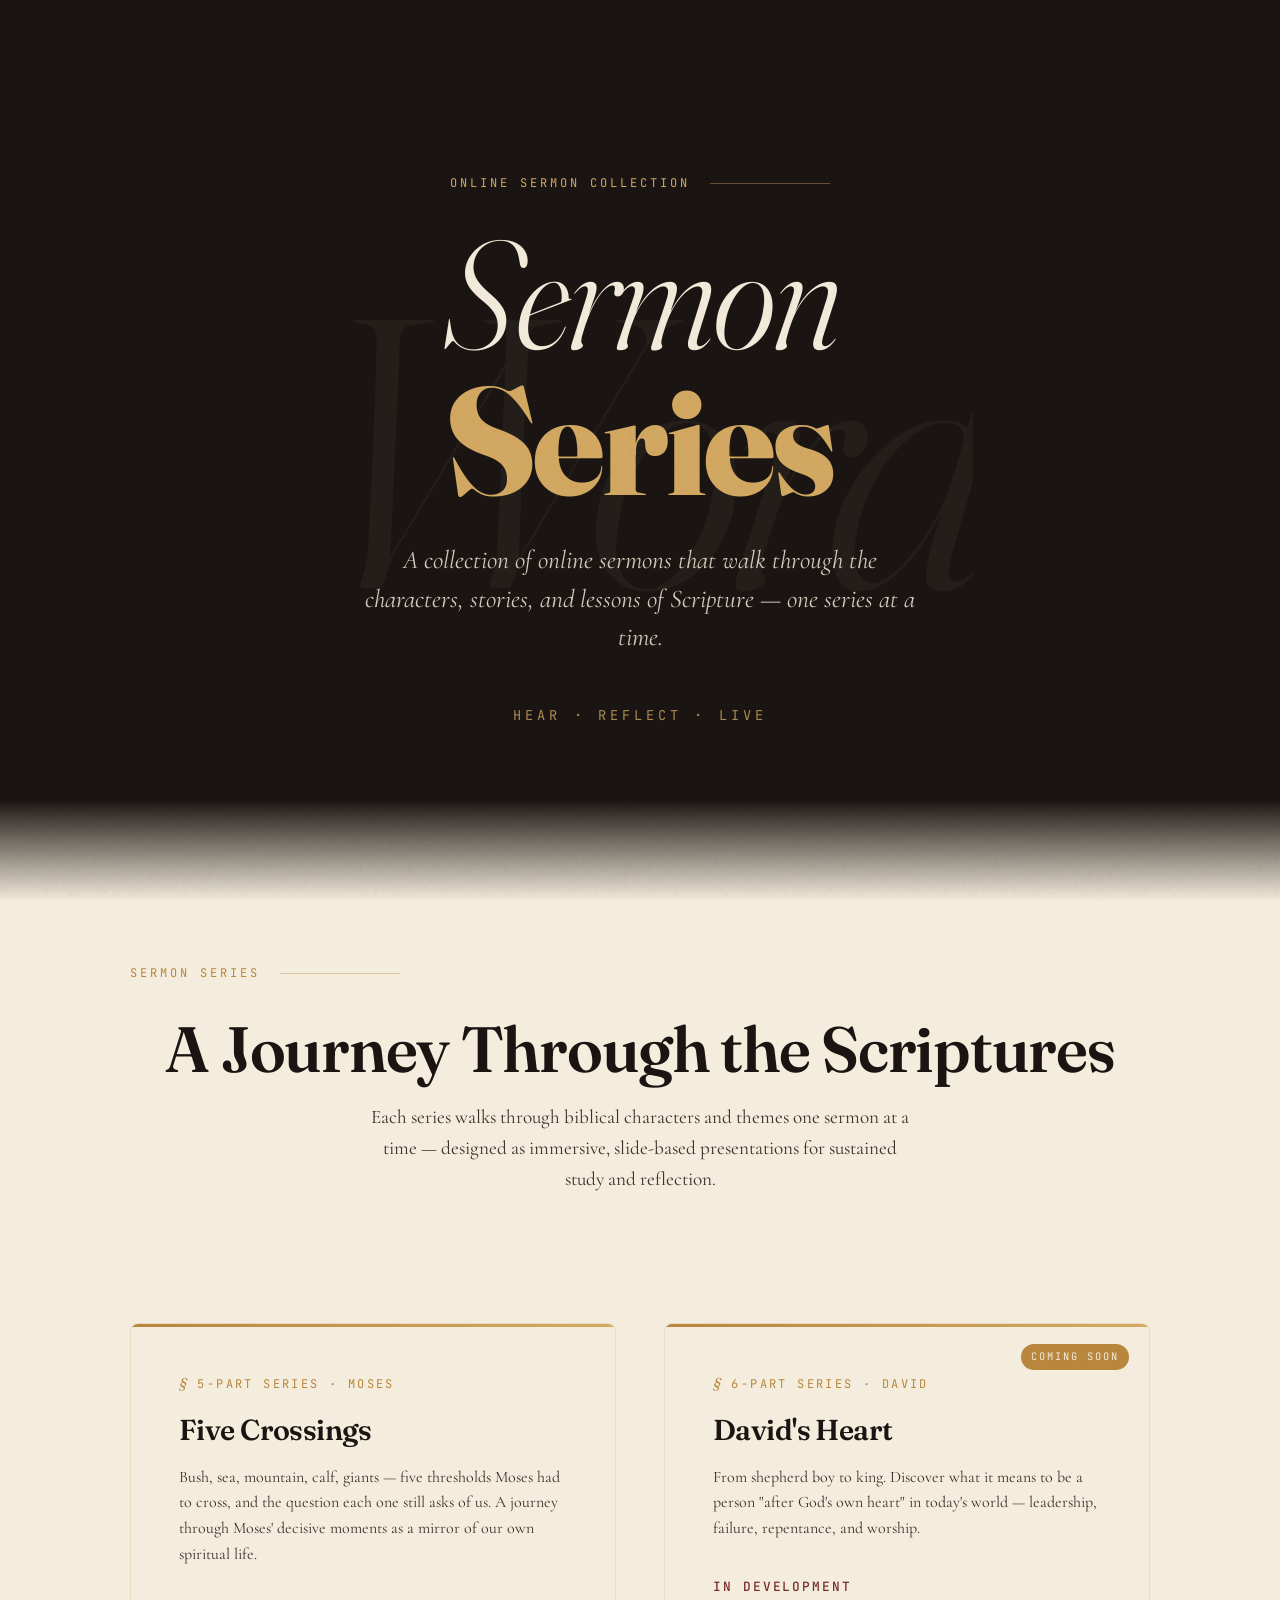
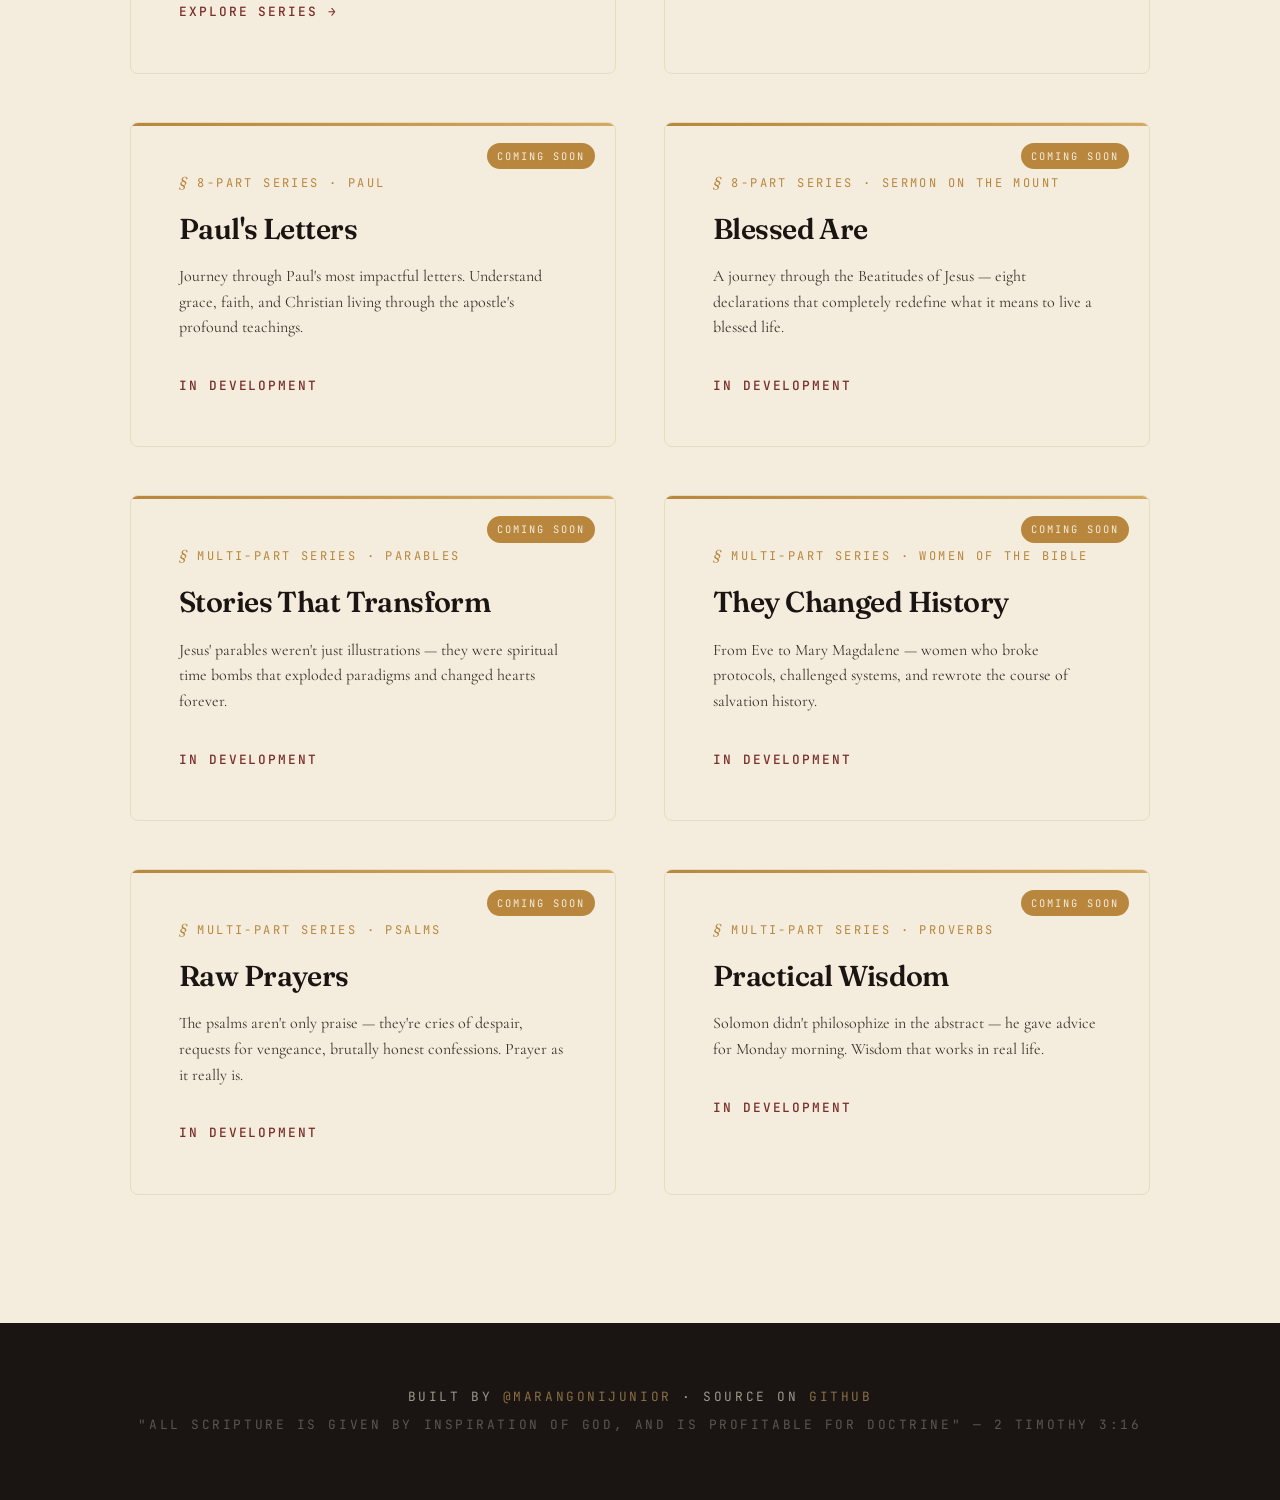
<file: index.html>
<!DOCTYPE html>
<html lang="en">
<head>
<meta charset="UTF-8" />
<meta name="viewport" content="width=device-width, initial-scale=1.0" />
<title>Biblical Studies</title>
<meta name="description" content="A collection of interactive biblical studies and sermon series — reflections on the Scriptures.">

<!-- Open Graph / Social Media -->
<meta property="og:type" content="website">
<meta property="og:title" content="Biblical Studies">
<meta property="og:description" content="A collection of interactive biblical studies and sermon series — reflections on the Scriptures.">
<meta property="og:url" content="https://marangonijunior.github.io/estudos-biblicos/">

<!-- Styles -->
<link rel="stylesheet" href="assets/css/base.css">

<style>
  body {
    overflow-x: hidden;
    background: var(--parchment);
  }

  .menu-content {
    position: relative;
    z-index: 2;
    text-align: center;
  }

  .main-title {
    font-size: clamp(4rem, 12vw, 10rem);
    font-weight: 300;
    font-style: italic;
    margin-bottom: var(--space-md);
    line-height: 0.9;
  }

  .main-title .emphasis {
    display: block;
    font-weight: 800;
    font-style: normal;
    color: var(--gold-light);
    margin-top: 0.5rem;
  }

  .hero-subtitle {
    font-size: clamp(1.2rem, 2vw, 1.6rem);
    line-height: 1.5;
    max-width: 50ch;
    margin: 0 auto var(--space-xl);
    opacity: 0.85;
    font-style: italic;
  }

  .hero-meta {
    font-family: var(--mono);
    font-size: 0.85rem;
    letter-spacing: 0.3em;
    text-transform: uppercase;
    color: var(--gold-light);
    opacity: 0.8;
  }

  .studies-section {
    background: var(--parchment);
    position: relative;
    z-index: 1;
  }

  .studies-section.alt {
    background: var(--parchment-deep);
  }

  .studies-section::before {
    content: '';
    position: absolute;
    top: -100px;
    left: 0;
    right: 0;
    height: 100px;
    background: linear-gradient(to bottom, transparent, var(--parchment));
    pointer-events: none;
  }

  .section-header {
    text-align: center;
    margin-bottom: var(--space-2xl);
  }

  .section-header h2 {
    font-size: clamp(2.5rem, 5vw, 4rem);
    font-weight: 600;
    margin-bottom: var(--space-sm);
  }

  .section-subtitle {
    color: #3a332c;
    max-width: 60ch;
    margin: 0 auto;
    font-size: 1.2rem;
    line-height: 1.6;
  }

  /* Enhanced study cards */
  .study-card .study-meta::before {
    content: '§';
    margin-right: 0.5rem;
    font-family: var(--display);
    font-style: italic;
    font-size: 1.2em;
  }

  .coming-soon {
    opacity: 0.6;
    cursor: not-allowed;
    pointer-events: none;
  }

  .coming-soon::after {
    content: 'Coming Soon';
    position: absolute;
    top: var(--space-sm);
    right: var(--space-sm);
    background: var(--gold);
    color: var(--parchment);
    font-family: var(--mono);
    font-size: 0.65rem;
    letter-spacing: 0.2em;
    text-transform: uppercase;
    padding: 0.3rem 0.6rem;
    border-radius: 100px;
  }

  .footer {
    background: var(--ink);
    color: var(--parchment);
    text-align: center;
    padding: var(--space-2xl) 0;
  }

  .footer-content {
    opacity: 0.6;
    font-family: var(--mono);
    font-size: 0.8rem;
    letter-spacing: 0.2em;
    text-transform: uppercase;
  }

  .footer-content a {
    color: var(--gold-light);
    text-decoration: none;
    transition: color var(--duration-fast);
  }

  .footer-content a:hover {
    color: var(--parchment);
  }

  /* Scroll animations */
  .fade-up {
    opacity: 0;
    transform: translateY(30px);
    transition: opacity 0.8s var(--ease-out), transform 0.8s var(--ease-out);
  }

  .fade-up.visible {
    opacity: 1;
    transform: translateY(0);
  }

  @media (max-width: 768px) {
    .studies-grid {
      grid-template-columns: 1fr;
      gap: var(--space-lg);
    }

    .menu-hero {
      padding: var(--space-xl) 0;
    }
  }
</style>
</head>
<body>
<div class="grain"></div>

<!-- Hero Section -->
<section class="menu-hero">
  <span class="corner-mark tl">Sermons · Collection</span>
  <span class="corner-mark br">2026</span>

  <div class="bg-word fade-in">Word</div>

  <div class="menu-content container">
    <p class="eyebrow" style="color: var(--gold-light); justify-content: center;">Online sermon collection</p>

    <h1 class="main-title">
      Sermon
      <span class="emphasis">Series</span>
    </h1>

    <p class="hero-subtitle">
      A collection of online sermons that walk through the characters, stories, and lessons of Scripture — one series at a time.
    </p>

    <p class="hero-meta">Hear · Reflect · Live</p>
  </div>
</section>

<!-- Sermon Series Section -->
<section class="studies-section section-padding">
  <div class="container">
    <div class="section-header fade-up">
      <p class="eyebrow">Sermon Series</p>
      <h2>A Journey Through the Scriptures</h2>
      <p class="section-subtitle">
        Each series walks through biblical characters and themes one sermon at a time — designed as immersive, slide-based presentations for sustained study and reflection.
      </p>
    </div>

    <div class="studies-grid">

      <!-- Five Crossings (live) -->
      <a href="series/five-crossings.html" class="study-card fade-up">
        <div class="study-meta">5-Part Series · Moses</div>
        <h3>Five Crossings</h3>
        <p class="study-description">
          Bush, sea, mountain, calf, giants — five thresholds Moses had to cross, and the question each one still asks of us. A journey through Moses' decisive moments as a mirror of our own spiritual life.
        </p>
        <span class="study-cta">Explore Series →</span>
      </a>

      <!-- Coming-soon series -->
      <div class="study-card coming-soon fade-up">
        <div class="study-meta">6-Part Series · David</div>
        <h3>David's Heart</h3>
        <p class="study-description">
          From shepherd boy to king. Discover what it means to be a person "after God's own heart" in today's world — leadership, failure, repentance, and worship.
        </p>
        <span class="study-cta">In development</span>
      </div>

      <div class="study-card coming-soon fade-up">
        <div class="study-meta">8-Part Series · Paul</div>
        <h3>Paul's Letters</h3>
        <p class="study-description">
          Journey through Paul's most impactful letters. Understand grace, faith, and Christian living through the apostle's profound teachings.
        </p>
        <span class="study-cta">In development</span>
      </div>

      <div class="study-card coming-soon fade-up">
        <div class="study-meta">8-Part Series · Sermon on the Mount</div>
        <h3>Blessed Are</h3>
        <p class="study-description">
          A journey through the Beatitudes of Jesus — eight declarations that completely redefine what it means to live a blessed life.
        </p>
        <span class="study-cta">In development</span>
      </div>

      <div class="study-card coming-soon fade-up">
        <div class="study-meta">Multi-Part Series · Parables</div>
        <h3>Stories That Transform</h3>
        <p class="study-description">
          Jesus' parables weren't just illustrations — they were spiritual time bombs that exploded paradigms and changed hearts forever.
        </p>
        <span class="study-cta">In development</span>
      </div>

      <div class="study-card coming-soon fade-up">
        <div class="study-meta">Multi-Part Series · Women of the Bible</div>
        <h3>They Changed History</h3>
        <p class="study-description">
          From Eve to Mary Magdalene — women who broke protocols, challenged systems, and rewrote the course of salvation history.
        </p>
        <span class="study-cta">In development</span>
      </div>

      <div class="study-card coming-soon fade-up">
        <div class="study-meta">Multi-Part Series · Psalms</div>
        <h3>Raw Prayers</h3>
        <p class="study-description">
          The psalms aren't only praise — they're cries of despair, requests for vengeance, brutally honest confessions. Prayer as it really is.
        </p>
        <span class="study-cta">In development</span>
      </div>

      <div class="study-card coming-soon fade-up">
        <div class="study-meta">Multi-Part Series · Proverbs</div>
        <h3>Practical Wisdom</h3>
        <p class="study-description">
          Solomon didn't philosophize in the abstract — he gave advice for Monday morning. Wisdom that works in real life.
        </p>
        <span class="study-cta">In development</span>
      </div>

    </div>
  </div>
</section>

<!-- Footer -->
<footer class="footer">
  <div class="container">
    <div class="footer-content">
      <p>
        Built by <a href="https://github.com/marangonijunior" target="_blank">@marangonijunior</a>
        · Source on <a href="https://github.com/marangonijunior/estudos-biblicos" target="_blank">GitHub</a>
      </p>
      <p style="margin-top: 0.5rem; opacity: 0.5;">
        "All Scripture is given by inspiration of God, and is profitable for doctrine" — 2 Timothy 3:16
      </p>
    </div>
  </div>
</footer>

<script>
  // Scroll animations
  const observerOptions = {
    threshold: 0.1,
    rootMargin: '0px 0px -10% 0px'
  };

  const observer = new IntersectionObserver((entries) => {
    entries.forEach(entry => {
      if (entry.isIntersecting) {
        entry.target.classList.add('visible');
      }
    });
  }, observerOptions);

  document.addEventListener('DOMContentLoaded', () => {
    document.querySelectorAll('.fade-up').forEach(el => observer.observe(el));
  });
</script>

</body>
</html>
</file>
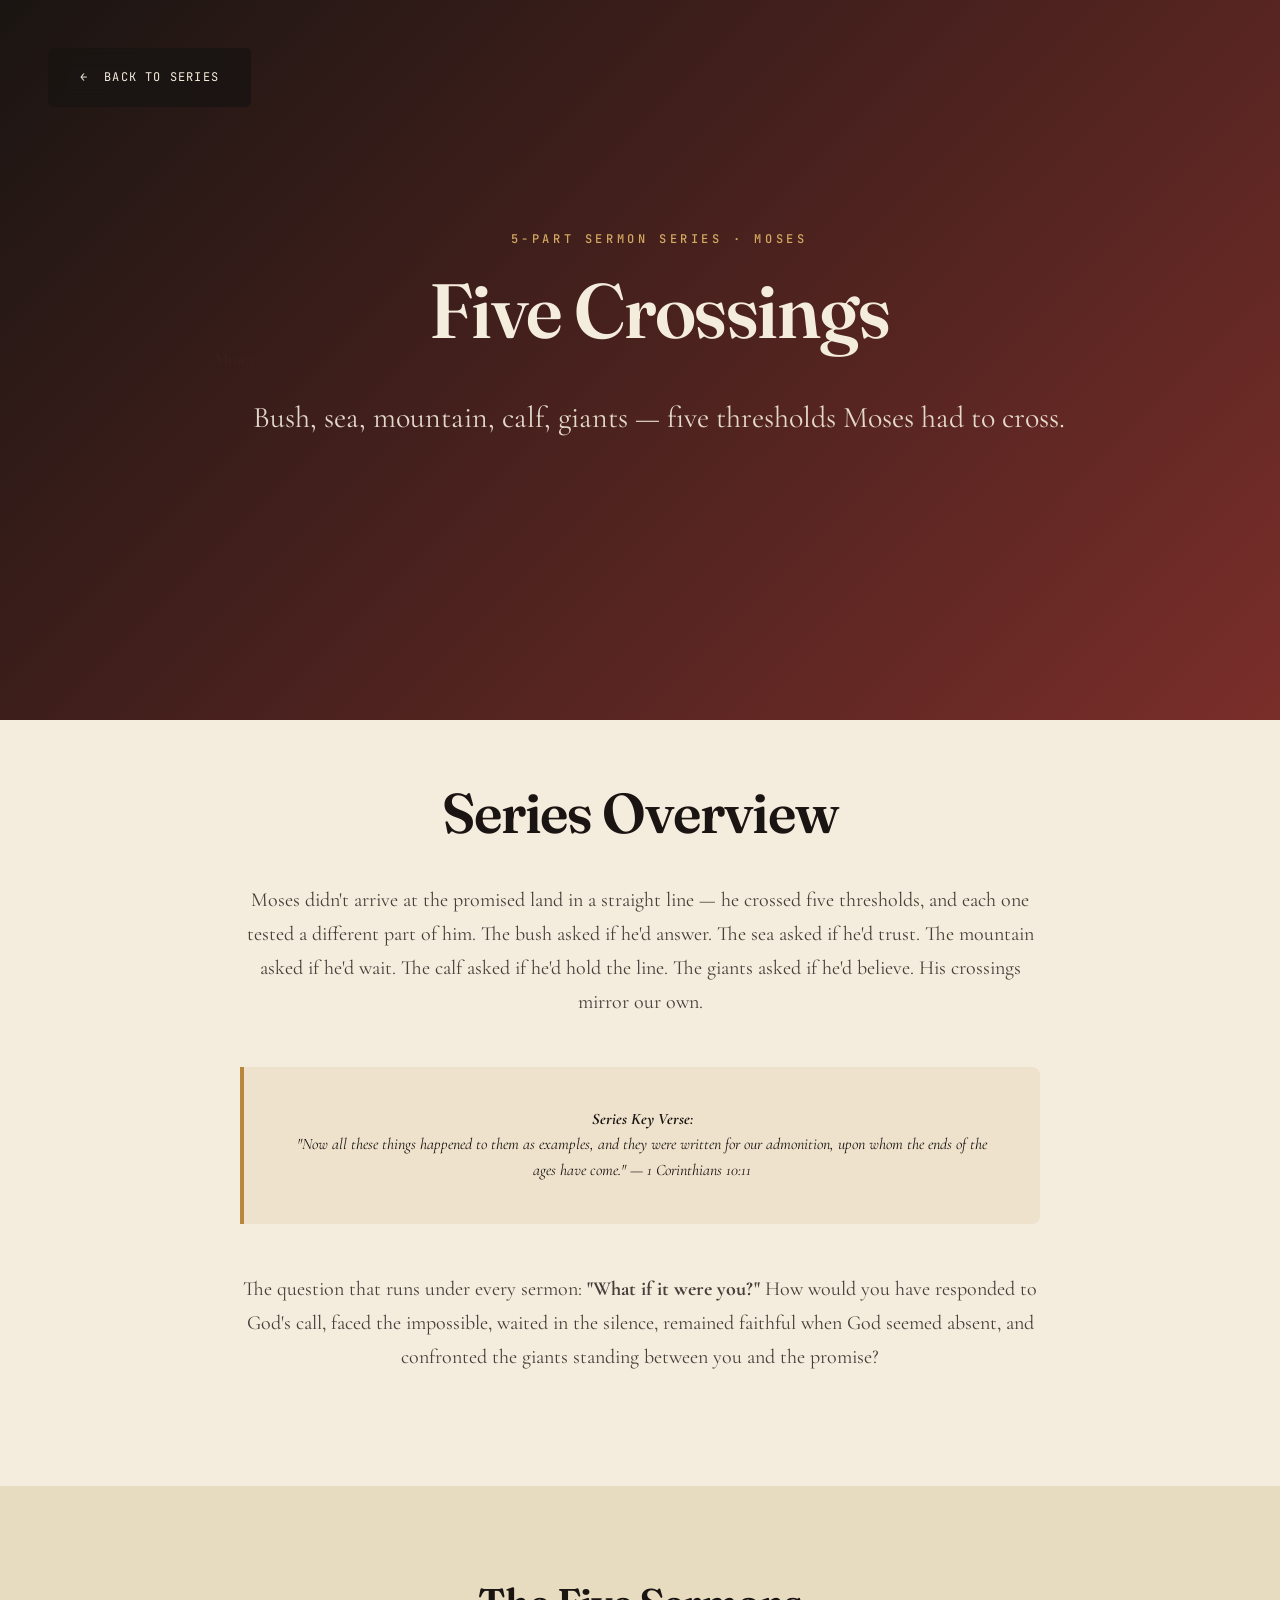
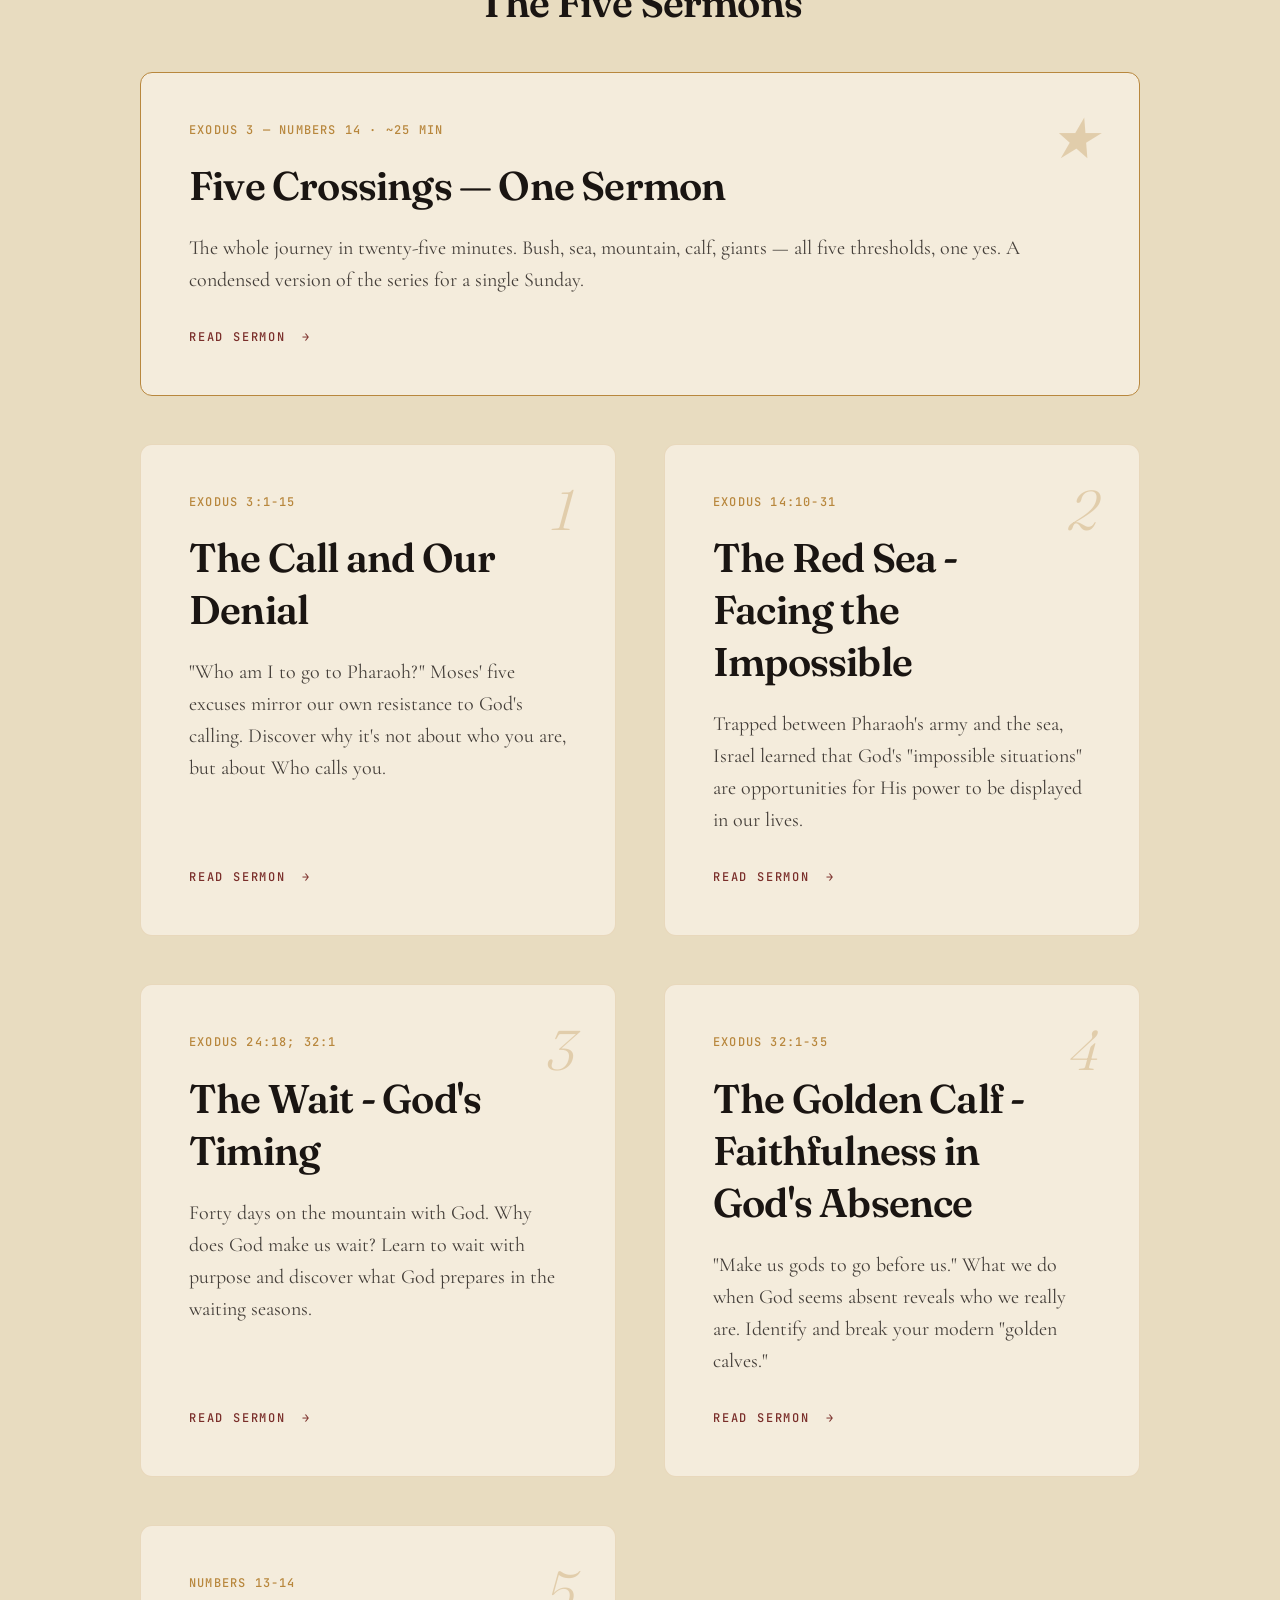
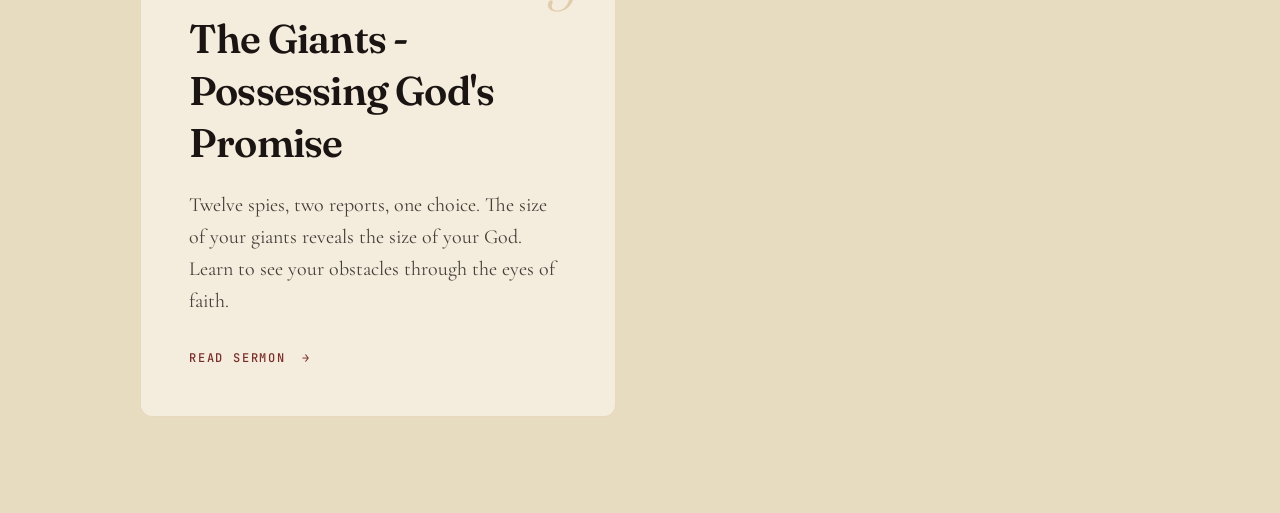
<file: series/five-crossings.html>
<!DOCTYPE html>
<html lang="en">
<head>
<meta charset="UTF-8" />
<meta name="viewport" content="width=device-width, initial-scale=1.0" />
<title>Five Crossings — Moses Series</title>
<meta name="description" content="Five thresholds Moses had to cross — bush, sea, mountain, calf, giants — and the question each one still asks of us. A 5-part sermon series.">

<!-- Open Graph -->
<meta property="og:type" content="article">
<meta property="og:title" content="Five Crossings — Moses Series">
<meta property="og:description" content="Five thresholds Moses had to cross. A 5-part sermon series on Moses' decisive moments and what they ask of us.">

<!-- Base Styles -->
<link rel="stylesheet" href="../assets/css/base.css">

<!-- Series specific styles -->
<style>
  .series-hero {
    min-height: 80vh;
    background: linear-gradient(135deg, var(--ink) 0%, var(--crimson) 100%);
    color: var(--parchment);
    display: flex;
    align-items: center;
    justify-content: center;
    position: relative;
    overflow: hidden;
    padding: var(--space-xl) var(--space-md);
  }

  .series-hero-content {
    text-align: center;
    z-index: 1;
    max-width: 900px;
  }

  .series-meta {
    font-family: var(--mono);
    font-size: var(--text-xs);
    letter-spacing: 0.3em;
    text-transform: uppercase;
    color: var(--gold-light);
    margin-bottom: var(--space-sm);
    font-weight: 500;
  }

  .series-hero h1 {
    font-family: var(--display);
    font-size: var(--text-3xl);
    font-weight: 600;
    margin-bottom: var(--space-lg);
    line-height: 1.1;
  }

  .series-subtitle {
    font-size: var(--text-lg);
    color: var(--parchment);
    opacity: 0.9;
    margin-bottom: var(--space-xl);
    line-height: 1.6;
  }

  .series-overview {
    background: var(--parchment);
    padding: var(--space-2xl) var(--space-md);
  }

  .overview-content {
    max-width: 800px;
    margin: 0 auto;
    text-align: center;
  }

  .overview-title {
    font-family: var(--display);
    font-size: var(--text-2xl);
    color: var(--ink);
    margin-bottom: var(--space-lg);
    font-weight: 600;
  }

  .overview-text {
    font-size: var(--text-base);
    line-height: 1.7;
    color: var(--ink);
    opacity: 0.8;
    margin-bottom: var(--space-xl);
  }

  .key-verse {
    background: rgba(184, 135, 61, 0.1);
    border-left: 4px solid var(--gold);
    padding: var(--space-lg);
    border-radius: 0 8px 8px 0;
    font-style: italic;
    color: var(--ink);
    margin: var(--space-xl) 0;
  }

  .sermons-section {
    background: var(--parchment-deep);
    padding: var(--space-2xl) var(--space-md);
  }

  .sermons-title {
    font-family: var(--display);
    font-size: var(--text-2xl);
    color: var(--ink);
    text-align: center;
    margin-bottom: var(--space-xl);
    font-weight: 600;
  }

  .sermons-grid {
    display: grid;
    grid-template-columns: 1fr;
    gap: var(--space-lg);
    max-width: 1000px;
    margin: 0 auto;
  }

  .sermon-card {
    background: var(--parchment);
    border: 1px solid rgba(184, 135, 61, 0.2);
    border-radius: 12px;
    padding: var(--space-lg);
    transition: all var(--duration-fast);
    text-decoration: none;
    color: inherit;
    position: relative;
    overflow: hidden;
    display: flex;
    flex-direction: column;
  }

  .sermon-card:hover {
    transform: translateY(-2px);
    box-shadow: 0 8px 32px rgba(26, 21, 18, 0.15);
    border-color: var(--gold);
  }

  .sermon-number {
    font-family: var(--display);
    font-size: var(--text-3xl);
    font-weight: 300;
    color: var(--gold);
    opacity: 0.3;
    position: absolute;
    top: var(--space-sm);
    right: var(--space-lg);
    font-style: italic;
  }

  .sermon-card h3 {
    font-family: var(--display);
    font-size: var(--text-xl);
    color: var(--ink);
    margin-bottom: var(--space-sm);
    font-weight: 600;
    line-height: 1.3;
    padding-right: var(--space-2xl);
  }

  .sermon-passage {
    font-family: var(--mono);
    font-size: var(--text-xs);
    color: var(--gold);
    text-transform: uppercase;
    letter-spacing: 0.1em;
    margin-bottom: var(--space-sm);
    font-weight: 500;
  }

  .sermon-description {
    font-size: var(--text-sm);
    color: var(--ink);
    opacity: 0.8;
    line-height: 1.6;
    margin-bottom: var(--space-md);
    flex-grow: 1;
  }

  .sermon-cta {
    font-family: var(--mono);
    font-size: var(--text-xs);
    color: var(--crimson);
    text-transform: uppercase;
    letter-spacing: 0.15em;
    font-weight: 500;
    display: flex;
    align-items: center;
    gap: var(--space-xs);
  }

  .sermon-cta::after {
    content: '→';
    transition: transform var(--duration-fast);
  }

  .sermon-card:hover .sermon-cta::after {
    transform: translateX(4px);
  }

  .back-nav {
    position: fixed;
    top: 2rem;
    left: 2rem;
    z-index: 1000;
  }

  .back-button {
    background: rgba(26, 21, 18, 0.9);
    color: var(--parchment);
    border: none;
    padding: var(--space-sm) var(--space-md);
    border-radius: 6px;
    font-family: var(--mono);
    font-size: var(--text-xs);
    text-transform: uppercase;
    letter-spacing: 0.1em;
    text-decoration: none;
    display: flex;
    align-items: center;
    gap: var(--space-xs);
    transition: all var(--duration-fast);
    backdrop-filter: blur(10px);
  }

  .back-button:hover {
    background: var(--gold);
    color: var(--ink);
    transform: translateX(-2px);
  }

  .back-button::before {
    content: '←';
  }

  /* Tablet styles */
  @media (min-width: 768px) {
    .series-hero h1 {
      font-size: var(--text-4xl);
    }

    .series-subtitle {
      font-size: var(--text-xl);
    }

    .overview-title {
      font-size: var(--text-3xl);
    }

    .sermons-grid {
      grid-template-columns: repeat(auto-fit, minmax(450px, 1fr));
      gap: var(--space-xl);
    }

    .sermon-card {
      padding: var(--space-xl);
    }

    .sermon-card h3 {
      font-size: var(--text-2xl);
    }

    .sermon-description {
      font-size: var(--text-base);
    }
  }

  /* Desktop styles */
  @media (min-width: 1200px) {
    .series-hero h1 {
      font-size: clamp(3rem, 6vw, 5rem);
    }

    .sermons-section {
      padding: var(--space-3xl) var(--space-xl);
    }

    .back-nav {
      top: 3rem;
      left: 3rem;
    }
  }
</style>
</head>
<body>
  <!-- Back Navigation -->
  <nav class="back-nav">
    <a href="../index.html" class="back-button">Back to Series</a>
  </nav>

  <!-- Series Hero -->
  <section class="series-hero">
    <div class="bg-word" style="color: rgba(244, 236, 220, 0.03);">Moses</div>
    
    <div class="series-hero-content">
      <div class="series-meta">5-Part Sermon Series · Moses</div>
      <h1>Five Crossings</h1>
      <p class="series-subtitle">
        Bush, sea, mountain, calf, giants — five thresholds Moses had to cross.
      </p>
    </div>
  </section>

  <!-- Series Overview -->
  <section class="series-overview">
    <div class="overview-content">
      <h2 class="overview-title">Series Overview</h2>
      <p class="overview-text">
        Moses didn't arrive at the promised land in a straight line — he crossed five thresholds, and each one tested
        a different part of him. The bush asked if he'd answer. The sea asked if he'd trust. The mountain asked if he'd wait.
        The calf asked if he'd hold the line. The giants asked if he'd believe. His crossings mirror our own.
      </p>

      <div class="key-verse">
        <p><strong>Series Key Verse:</strong></p>
        <p>"Now all these things happened to them as examples, and they were written for our admonition,
        upon whom the ends of the ages have come." — 1 Corinthians 10:11</p>
      </div>

      <p class="overview-text">
        The question that runs under every sermon: <strong>"What if it were you?"</strong> How would you have
        responded to God's call, faced the impossible, waited in the silence, remained faithful when God seemed absent,
        and confronted the giants standing between you and the promise?
      </p>
    </div>
  </section>

  <!-- Sermons Section -->
  <section class="sermons-section">
    <h2 class="sermons-title">The Five Sermons</h2>

    <div class="sermons-grid">
      <!-- Condensed: all five in one sermon -->
      <a href="../sermons/five-crossings-one-sermon.html" class="sermon-card" style="grid-column: 1 / -1; border-color: var(--gold);">
        <div class="sermon-number">★</div>
        <div class="sermon-passage">Exodus 3 — Numbers 14 · ~25 min</div>
        <h3>Five Crossings — One Sermon</h3>
        <p class="sermon-description">
          The whole journey in twenty-five minutes. Bush, sea, mountain, calf, giants — all five thresholds,
          one yes. A condensed version of the series for a single Sunday.
        </p>
        <div class="sermon-cta">Read Sermon</div>
      </a>

      <!-- Sermon 1 -->
      <a href="../sermons/moses-1-the-call.html" class="sermon-card">
        <div class="sermon-number">1</div>
        <div class="sermon-passage">Exodus 3:1-15</div>
        <h3>The Call and Our Denial</h3>
        <p class="sermon-description">
          "Who am I to go to Pharaoh?" Moses' five excuses mirror our own resistance to God's calling. 
          Discover why it's not about who you are, but about Who calls you.
        </p>
        <div class="sermon-cta">Read Sermon</div>
      </a>

      <!-- Sermon 2 -->
      <a href="../sermons/moses-2-red-sea.html" class="sermon-card">
        <div class="sermon-number">2</div>
        <div class="sermon-passage">Exodus 14:10-31</div>
        <h3>The Red Sea - Facing the Impossible</h3>
        <p class="sermon-description">
          Trapped between Pharaoh's army and the sea, Israel learned that God's "impossible situations" 
          are opportunities for His power to be displayed in our lives.
        </p>
        <div class="sermon-cta">Read Sermon</div>
      </a>

      <!-- Sermon 3 -->
      <a href="../sermons/moses-3-the-wait.html" class="sermon-card">
        <div class="sermon-number">3</div>
        <div class="sermon-passage">Exodus 24:18; 32:1</div>
        <h3>The Wait - God's Timing</h3>
        <p class="sermon-description">
          Forty days on the mountain with God. Why does God make us wait? Learn to wait with purpose 
          and discover what God prepares in the waiting seasons.
        </p>
        <div class="sermon-cta">Read Sermon</div>
      </a>

      <!-- Sermon 4 -->
      <a href="../sermons/moses-4-golden-calf.html" class="sermon-card">
        <div class="sermon-number">4</div>
        <div class="sermon-passage">Exodus 32:1-35</div>
        <h3>The Golden Calf - Faithfulness in God's Absence</h3>
        <p class="sermon-description">
          "Make us gods to go before us." What we do when God seems absent reveals who we really are. 
          Identify and break your modern "golden calves."
        </p>
        <div class="sermon-cta">Read Sermon</div>
      </a>

      <!-- Sermon 5 -->
      <a href="../sermons/moses-5-giants.html" class="sermon-card">
        <div class="sermon-number">5</div>
        <div class="sermon-passage">Numbers 13-14</div>
        <h3>The Giants - Possessing God's Promise</h3>
        <p class="sermon-description">
          Twelve spies, two reports, one choice. The size of your giants reveals the size of your God. 
          Learn to see your obstacles through the eyes of faith.
        </p>
        <div class="sermon-cta">Read Sermon</div>
      </a>
    </div>
  </section>

  <script>
    // Staggered animation for sermon cards
    document.addEventListener('DOMContentLoaded', function() {
      const cards = document.querySelectorAll('.sermon-card');
      
      const observer = new IntersectionObserver((entries) => {
        entries.forEach((entry, index) => {
          if (entry.isIntersecting) {
            setTimeout(() => {
              entry.target.style.opacity = '1';
              entry.target.style.transform = 'translateY(0)';
            }, index * 150);
          }
        });
      });

      cards.forEach(card => {
        card.style.opacity = '0';
        card.style.transform = 'translateY(20px)';
        card.style.transition = 'all 0.6s ease';
        observer.observe(card);
      });
    });
  </script>
</body>
</html>
</file>
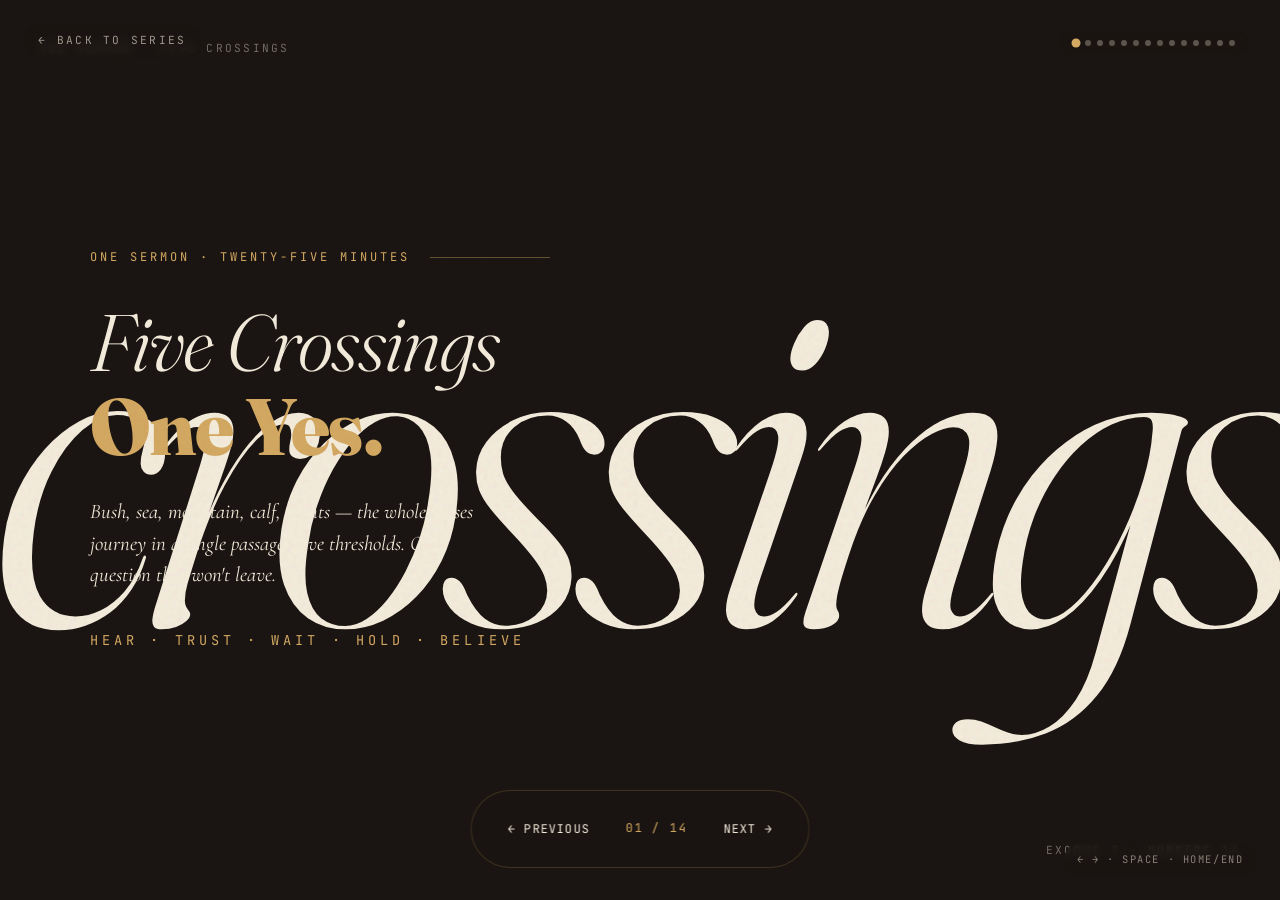
<file: sermons/five-crossings-one-sermon.html>
<!DOCTYPE html>
<html lang="en">
<head>
<meta charset="UTF-8" />
<meta name="viewport" content="width=device-width, initial-scale=1.0" />
<title>Five Crossings — One Sermon — Five Crossings</title>
<meta name="description" content="The whole Moses journey in twenty-five minutes — bush, sea, mountain, calf, giants. Five thresholds, one yes.">

<!-- Open Graph -->
<meta property="og:type" content="article">
<meta property="og:title" content="Five Crossings — One Sermon">
<meta property="og:description" content="The whole Moses journey in twenty-five minutes — bush, sea, mountain, calf, giants. Five thresholds, one yes.">

<!-- Base Styles -->
<link rel="stylesheet" href="../assets/css/base.css">

<!-- Specific styles for this sermon -->
<style>
  html, body {
    overflow: hidden;
    background: var(--ink);
  }

  /* ===== Slide type variations ===== */
  .slide-title {
    background: var(--ink);
    color: var(--parchment);
  }

  .slide-title .bg-word {
    position: absolute;
    font-family: var(--display);
    font-style: italic;
    font-weight: 300;
    font-size: clamp(16rem, 38vw, 44rem);
    color: var(--parchment);
    opacity: 0.04;
    top: 50%; left: 50%;
    transform: translate(-50%, -50%);
    pointer-events: none;
    line-height: 0.8;
    letter-spacing: -0.05em;
    user-select: none;
  }

  .slide-title h1 {
    position: relative;
    z-index: 2;
    font-weight: 300;
    font-style: italic;
  }

  .slide-title h1 .line2 {
    display: block;
    font-weight: 800;
    font-style: normal;
    color: var(--gold-light);
  }

  .slide-title .tagline {
    font-family: var(--mono);
    font-size: 0.85rem;
    letter-spacing: 0.3em;
    text-transform: uppercase;
    color: var(--gold-light);
    margin-top: 2.5rem;
    opacity: 0.8;
  }

  .slide-title .sub {
    max-width: 46ch;
    margin-top: 1.8rem;
    font-size: 1.3rem;
    line-height: 1.5;
    opacity: 0.75;
    font-style: italic;
  }

  /* ===== Opener slides ===== */
  .slide-opener .numeral {
    font-family: var(--display);
    font-weight: 200;
    font-style: italic;
    font-size: clamp(8rem, 18vw, 16rem);
    color: var(--gold);
    line-height: 0.9;
    margin-bottom: -1rem;
    display: block;
  }

  .slide-opener h2 {
    font-weight: 600;
    font-size: clamp(3rem, 7vw, 5.5rem);
    margin-bottom: 2rem;
  }

  .slide-opener .opener-text {
    max-width: 60ch;
    font-size: 1.35rem;
    line-height: 1.6;
    color: #3a332c;
    border-left: 2px solid var(--gold);
    padding-left: 1.5rem;
  }

  /* ===== Story slides ===== */
  .story-grid {
    display: grid;
    grid-template-columns: 1.1fr 1fr;
    gap: 4rem;
    align-items: start;
  }

  .story-left .verse-ref {
    display: inline-block;
    padding: 0.5rem 1rem;
    background: var(--ink);
    color: var(--parchment);
    font-family: var(--mono);
    font-size: 0.8rem;
    letter-spacing: 0.15em;
    margin-bottom: 1.5rem;
    text-transform: uppercase;
  }

  .story-left h2 {
    margin-bottom: 2rem;
    font-weight: 600;
  }

  .story-left .character {
    font-family: var(--mono);
    font-size: 0.8rem;
    letter-spacing: 0.25em;
    text-transform: uppercase;
    color: var(--crimson);
    margin-bottom: 0.75rem;
  }

  .beats {
    display: flex;
    flex-direction: column;
    gap: 1.5rem;
  }

  .beat {
    position: relative;
    padding-left: 2.5rem;
  }

  .beat::before {
    content: attr(data-step);
    position: absolute;
    left: 0; top: 0.1rem;
    font-family: var(--display);
    font-style: italic;
    font-weight: 300;
    font-size: 1.8rem;
    color: var(--gold);
    line-height: 1;
  }

  .beat h4 {
    font-family: var(--mono);
    font-size: 0.7rem;
    letter-spacing: 0.25em;
    text-transform: uppercase;
    color: var(--ink);
    opacity: 0.55;
    margin-bottom: 0.5rem;
    font-weight: 500;
  }

  .beat p {
    font-size: 1.1rem;
    line-height: 1.55;
    color: #3a332c;
  }

  /* ===== Reflection slides ===== */
  .slide-reflect .bg-quote {
    position: absolute;
    top: 2rem; left: 4rem;
    font-family: var(--display);
    font-size: 20rem;
    line-height: 1;
    color: var(--gold);
    opacity: 0.15;
    font-style: italic;
    user-select: none;
  }

  .slide-reflect h2 {
    font-family: var(--display);
    font-style: italic;
    font-weight: 300;
    color: var(--parchment);
    position: relative;
    z-index: 2;
  }

  .slide-reflect h2 .emphasis {
    font-weight: 800;
    font-style: normal;
    color: var(--gold-light);
  }

  .slide-reflect .questions {
    margin-top: 3rem;
    display: flex;
    flex-direction: column;
    gap: 1.2rem;
    max-width: 60ch;
  }

  .slide-reflect .questions p {
    font-size: 1.35rem;
    line-height: 1.5;
    padding-left: 1.5rem;
    border-left: 1px solid var(--gold);
    opacity: 0.9;
  }

  /* ===== Truths slide (numbered list) ===== */
  .slide-truths .truths-grid {
    display: grid;
    grid-template-columns: repeat(2, 1fr);
    gap: 2rem 3rem;
    margin-top: 2.5rem;
    max-width: 900px;
  }

  .truth-item {
    position: relative;
    padding-left: 3rem;
  }

  .truth-item::before {
    content: attr(data-num);
    position: absolute;
    left: 0; top: -0.2rem;
    font-family: var(--display);
    font-style: italic;
    font-weight: 300;
    font-size: 2.5rem;
    color: var(--gold);
    line-height: 1;
  }

  .truth-item p {
    font-size: 1.15rem;
    line-height: 1.5;
    color: var(--parchment);
    opacity: 0.9;
  }

  /* ===== Closing slide ===== */
  .slide-closing .inner {
    max-width: 700px;
    text-align: center;
    display: flex;
    flex-direction: column;
    align-items: center;
  }

  .slide-closing h2 {
    font-family: var(--display);
    font-weight: 300;
    font-style: italic;
    margin-bottom: 2rem;
  }

  .slide-closing h2 strong {
    display: block;
    font-weight: 800;
    font-style: normal;
    color: var(--gold-light);
    margin-top: 0.5rem;
  }

  .slide-closing .prayer {
    font-style: italic;
    font-size: 1.2rem;
    line-height: 1.7;
    max-width: 52ch;
    color: rgba(244, 236, 220, 0.85);
    margin-top: 1rem;
    border-left: 1px solid var(--gold);
    padding-left: 1.5rem;
    text-align: left;
  }

  .slide-closing .signature {
    margin-top: 3rem;
    font-family: var(--mono);
    font-size: 0.75rem;
    letter-spacing: 0.3em;
    text-transform: uppercase;
    opacity: 0.5;
  }

  .ornament {
    font-family: var(--display);
    font-size: 3rem;
    color: var(--gold);
    margin: 2rem 0;
    letter-spacing: 1rem;
  }

  /* ===== Back to series link ===== */
  .back-link {
    position: fixed;
    top: 1.5rem;
    left: 1.5rem;
    z-index: 1000;
    font-family: var(--mono);
    font-size: 0.7rem;
    letter-spacing: 0.2em;
    text-transform: uppercase;
    color: rgba(244, 236, 220, 0.6);
    text-decoration: none;
    background: rgba(26, 21, 18, 0.6);
    backdrop-filter: blur(6px);
    padding: 0.5rem 0.9rem;
    border-radius: 100px;
    transition: color var(--duration-fast);
  }

  .back-link:hover {
    color: var(--gold-light);
  }

  /* ===== Key hint ===== */
  .keyhint {
    position: fixed;
    bottom: 1.5rem;
    right: 1.5rem;
    z-index: 1000;
    font-family: var(--mono);
    font-size: 0.65rem;
    color: rgba(244, 236, 220, 0.5);
    letter-spacing: 0.15em;
    text-transform: uppercase;
    background: rgba(26, 21, 18, 0.6);
    backdrop-filter: blur(6px);
    padding: 0.5rem 0.8rem;
    border-radius: 100px;
  }

  /* ===== Responsive ===== */
  @media (max-width: 900px) {
    .story-grid {
      grid-template-columns: 1fr;
      gap: 2.5rem;
    }

    .slide-reflect .bg-quote {
      font-size: 10rem;
      left: 1rem;
      top: 0.5rem;
    }

    .slide-truths .truths-grid {
      grid-template-columns: 1fr;
      gap: 1.5rem;
    }

    .keyhint {
      display: none;
    }

    .back-link {
      top: 1rem;
      left: 1rem;
      font-size: 0.6rem;
    }
  }
</style>
</head>
<body>
<div class="grain"></div>

<a href="../series/five-crossings.html" class="back-link">← Back to Series</a>

<div class="deck" id="deck">

  <!-- SLIDE 1: Cover -->
  <section class="slide slide-title theme-dark active">
    <span class="corner-mark tl">One Sermon · Five Crossings</span>
    <span class="corner-mark br">Exodus 3 — Numbers 14</span>
    <div class="bg-word fade-in">crossings</div>
    <div class="slide-inner" style="text-align: left;">
      <p class="eyebrow anim-1" style="color: var(--gold-light);">One sermon · Twenty-five minutes</p>
      <h1 class="anim-2">
        Five&nbsp;Crossings
        <span class="line2">One&nbsp;Yes.</span>
      </h1>
      <p class="sub anim-3">
        Bush, sea, mountain, calf, giants — the whole Moses journey in a single passage. Five thresholds. One question that won't leave.
      </p>
      <p class="tagline anim-4">Hear · Trust · Wait · Hold · Believe</p>
    </div>
  </section>

  <!-- SLIDE 2: Introduction -->
  <section class="slide slide-opener theme-opener">
    <span class="corner-mark tl">00 · Introduction</span>
    <div class="slide-inner">
      <span class="numeral anim-1">§</span>
      <p class="eyebrow anim-2">Key verse</p>
      <h2 class="anim-3">"These things were written for us."</h2>
      <p class="opener-text anim-4">
        Moses didn't reach the promise in a straight line. He crossed five thresholds — bush, sea, mountain, calf, giants — and each one tested a different part of him. Paul says they were <em class="accent">written for us, on whom the ends of the ages have come.</em> Today, all five — at speed. — 1 Corinthians 10:11
      </p>
    </div>
  </section>

  <!-- ACT I — THE FIRST TWO -->
  <section class="slide slide-opener theme-opener">
    <span class="corner-mark tl">Act I · of 03</span>
    <div class="slide-inner">
      <span class="numeral anim-1">I.</span>
      <p class="eyebrow anim-2">Act one · The beginning</p>
      <h2 class="anim-3">When God Interrupts.<br>When God Traps.</h2>
      <p class="opener-text anim-4">
        The journey starts with two crossings that don't feel like crossings — one in the desert, one at the edge of a sea. The first asks if you'll <em class="accent">answer</em>. The second asks if you'll <em class="accent">move</em> when there's nowhere to go.
      </p>
    </div>
  </section>

  <!-- SLIDE: Crossing 1 — The Bush -->
  <section class="slide">
    <span class="corner-mark tl">I.1 · Crossing one — the bush</span>
    <div class="slide-inner">
      <div class="story-grid">
        <div class="story-left">
          <p class="character anim-1">Moses</p>
          <span class="verse-ref anim-2">Exodus 3:1-15</span>
          <h2 class="anim-3">An interrupted routine.<br>A holy ground.</h2>
        </div>
        <div class="beats">
          <div class="beat anim-4" data-step="i.">
            <h4>The ordinary</h4>
            <p>Moses is tending sheep. No spiritual peak — another day in Midian. The call comes during work, not after it.</p>
          </div>
          <div class="beat anim-5" data-step="ii.">
            <h4>The excuses</h4>
            <p>"Who am I?" Five times Moses argues. Five times God answers. Every "no" we give still fits one of his.</p>
          </div>
          <div class="beat anim-6" data-step="iii.">
            <h4>The truth</h4>
            <p>It's not about who you are. It's about <em class="accent">Who calls you.</em></p>
          </div>
        </div>
      </div>
    </div>
  </section>

  <!-- SLIDE: Crossing 2 — The Sea -->
  <section class="slide">
    <span class="corner-mark tl">I.2 · Crossing two — the sea</span>
    <div class="slide-inner">
      <div class="story-grid">
        <div class="story-left">
          <p class="character anim-1">Israel</p>
          <span class="verse-ref anim-2">Exodus 14:10-31</span>
          <h2 class="anim-3">The army behind.<br>The water ahead.</h2>
        </div>
        <div class="beats">
          <div class="beat anim-4" data-step="i.">
            <h4>The trap</h4>
            <p>Pharaoh closing in. Sea blocking the way. No human exit. The very route of obedience leads to a wall.</p>
          </div>
          <div class="beat anim-5" data-step="ii.">
            <h4>The command</h4>
            <p>"Stand still and see." Then: "Move forward." Faith stops to look — and then walks anyway.</p>
          </div>
          <div class="beat anim-6" data-step="iii.">
            <h4>The truth</h4>
            <p>The impossible isn't a problem for God. It's the room He needs to act.</p>
          </div>
        </div>
      </div>
    </div>
  </section>

  <!-- SLIDE: Reflection — bush + sea -->
  <section class="slide slide-reflect theme-dark">
    <span class="corner-mark tl">I · Reflection</span>
    <div class="bg-quote">&ldquo;</div>
    <div class="slide-inner">
      <p class="eyebrow anim-1" style="color: var(--gold-light);">Two crossings, one lesson</p>
      <h2 class="anim-2">He calls<br>before you're ready.<br><span class="emphasis">He delivers<br>before you've solved it.</span></h2>
      <div class="questions">
        <p class="anim-3">The bush appears mid-shift. The sea opens mid-step. There is never a calm moment to start.</p>
        <p class="anim-4">What "yes" have you been saving for the day everything finally makes sense?</p>
      </div>
    </div>
  </section>

  <!-- ACT II — THE MIDDLE -->
  <section class="slide slide-opener theme-opener">
    <span class="corner-mark tl">Act II · of 03</span>
    <div class="slide-inner">
      <span class="numeral anim-1">II.</span>
      <p class="eyebrow anim-2">Act two · The middle</p>
      <h2 class="anim-3">The Wait.<br>The Substitute.</h2>
      <p class="opener-text anim-4">
        The next two crossings are slower and quieter. One happens on a mountain in cloud. The other happens at the foot of that same mountain, when the cloud refuses to lift. They are <em class="accent">mirror images</em> — same forty days, two opposite responses.
      </p>
    </div>
  </section>

  <!-- SLIDE: Crossing 3 — The Mountain -->
  <section class="slide">
    <span class="corner-mark tl">II.3 · Crossing three — the mountain</span>
    <div class="slide-inner">
      <div class="story-grid">
        <div class="story-left">
          <p class="character anim-1">Moses</p>
          <span class="verse-ref anim-2">Exodus 24:18</span>
          <h2 class="anim-3">Forty days<br>in the silence.</h2>
        </div>
        <div class="beats">
          <div class="beat anim-4" data-step="i.">
            <h4>The wait</h4>
            <p>God doesn't speak quickly. Moses sits inside a cloud while the people below watch the cloud and lose patience.</p>
          </div>
          <div class="beat anim-5" data-step="ii.">
            <h4>The forming</h4>
            <p>The wait isn't wasted. Tablets are being written. The timing isn't slow — it's deliberate.</p>
          </div>
          <div class="beat anim-6" data-step="iii.">
            <h4>The truth</h4>
            <p>God uses the wait to prepare you for what's coming, not to keep you from it.</p>
          </div>
        </div>
      </div>
    </div>
  </section>

  <!-- SLIDE: Crossing 4 — The Calf -->
  <section class="slide">
    <span class="corner-mark tl">II.4 · Crossing four — the calf</span>
    <div class="slide-inner">
      <div class="story-grid">
        <div class="story-left">
          <p class="character anim-1">Israel</p>
          <span class="verse-ref anim-2">Exodus 32:1-6</span>
          <h2 class="anim-3">When God seemed late,<br>they made one fast.</h2>
        </div>
        <div class="beats">
          <div class="beat anim-4" data-step="i.">
            <h4>The absence</h4>
            <p>Forty days felt like forever. Familiar leader gone. Sky silent. Comfort overdue.</p>
          </div>
          <div class="beat anim-5" data-step="ii.">
            <h4>The substitute</h4>
            <p>"Make us gods." A calf cast in a single afternoon. Worship that fits their schedule and asks nothing back.</p>
          </div>
          <div class="beat anim-6" data-step="iii.">
            <h4>The truth</h4>
            <p>What you reach for when God seems late is what you actually believe about Him.</p>
          </div>
        </div>
      </div>
    </div>
  </section>

  <!-- SLIDE: Reflection — mountain + calf -->
  <section class="slide slide-reflect theme-dark">
    <span class="corner-mark tl">II · Reflection</span>
    <div class="bg-quote">&ldquo;</div>
    <div class="slide-inner">
      <p class="eyebrow anim-1" style="color: var(--gold-light);">Same forty days, opposite endings</p>
      <h2 class="anim-2">Waiting reveals<br>what you trust.<br><span class="emphasis">Absence reveals<br>what you worship.</span></h2>
      <div class="questions">
        <p class="anim-3">One man came down with the law. A whole people came up with a calf. Same wait, different worship.</p>
        <p class="anim-4">When God goes quiet on you, what do you reach for in the meantime?</p>
      </div>
    </div>
  </section>

  <!-- SLIDE: Crossing 5 — The Giants -->
  <section class="slide">
    <span class="corner-mark tl">III.5 · Crossing five — the giants</span>
    <div class="slide-inner">
      <div class="story-grid">
        <div class="story-left">
          <p class="character anim-1">Twelve spies</p>
          <span class="verse-ref anim-2">Numbers 13-14</span>
          <h2 class="anim-3">Two reports.<br>One land.<br>One choice.</h2>
        </div>
        <div class="beats">
          <div class="beat anim-4" data-step="i.">
            <h4>The ten</h4>
            <p>"We are like grasshoppers." Same land, same fruit — but their eyes won't leave the giants.</p>
          </div>
          <div class="beat anim-5" data-step="ii.">
            <h4>The two</h4>
            <p>Caleb and Joshua see the same giants. They also see a bigger God. "We are well able."</p>
          </div>
          <div class="beat anim-6" data-step="iii.">
            <h4>The cost</h4>
            <p>The generation that focused on the giants died in the wilderness. The promise was never the problem. The lens was.</p>
          </div>
        </div>
      </div>
    </div>
  </section>

  <!-- SLIDE: Reflection — giants -->
  <section class="slide slide-reflect theme-dark">
    <span class="corner-mark tl">III · Reflection</span>
    <div class="bg-quote">&ldquo;</div>
    <div class="slide-inner">
      <p class="eyebrow anim-1" style="color: var(--gold-light);">At the threshold of the promise</p>
      <h2 class="anim-2">The size of your giants<br>reveals<br><span class="emphasis">the size of your God.</span></h2>
      <div class="questions">
        <p class="anim-3">You aren't stuck because the giants are too big. You're stuck because you forgot Who is going with you.</p>
        <p class="anim-4">What threshold has your fear talked you out of crossing this year?</p>
      </div>
    </div>
  </section>

  <!-- SLIDE: Five truths -->
  <section class="slide slide-truths theme-dark">
    <span class="corner-mark tl">Truths · five crossings</span>
    <div class="slide-inner">
      <p class="eyebrow anim-1" style="color: var(--gold-light);">What every threshold says</p>
      <h2 class="anim-2" style="font-family: var(--display); font-style: italic; font-weight: 300; color: var(--parchment);">Five crossings. Five truths.</h2>
      <div class="truths-grid">
        <div class="truth-item anim-3" data-num="1.">
          <p><strong style="color: var(--gold-light);">Bush.</strong> God calls in the middle of the ordinary, not after it.</p>
        </div>
        <div class="truth-item anim-4" data-num="2.">
          <p><strong style="color: var(--gold-light);">Sea.</strong> Impossibility is the room God needs to act.</p>
        </div>
        <div class="truth-item anim-5" data-num="3.">
          <p><strong style="color: var(--gold-light);">Mountain.</strong> Waiting is forming. Don't quit the cloud.</p>
        </div>
        <div class="truth-item anim-6" data-num="4.">
          <p><strong style="color: var(--gold-light);">Calf.</strong> Absence is a test of worship, not of patience.</p>
        </div>
        <div class="truth-item anim-6" data-num="5.">
          <p><strong style="color: var(--gold-light);">Giants.</strong> Faith sees the same obstacle and a different God.</p>
        </div>
      </div>
    </div>
  </section>

  <!-- CLOSING -->
  <section class="slide slide-closing theme-dark">
    <span class="corner-mark tl">Closing</span>
    <div class="slide-inner inner">
      <p class="eyebrow anim-1" style="color: var(--gold-light); justify-content: center;">The question that won't leave</p>
      <h2 class="anim-2">What if it were you —<br><strong>at every crossing, today?</strong></h2>
      <div class="ornament anim-3">· · ·</div>
      <p class="prayer anim-4">
        "Lord, I have stood at all five thresholds. I have heard the call and made excuses. I have stared at the sea and counted my exits. I have grown tired of the wait. I have built calves I'd rather not name. I have measured my giants and forgotten You. Today I take off my sandals. Today I move. I trust You at <em class="accent" style="color: var(--gold-light);">every</em> crossing. In Jesus' name, amen."
      </p>
      <p class="signature anim-5">Five Crossings · One Sermon · ~25 min</p>
    </div>
  </section>

</div>

<!-- Navigation -->
<div class="progress-dots" id="dots"></div>

<nav class="nav">
  <button id="prev" aria-label="Previous">← Previous</button>
  <span class="counter" id="counter">01 / 00</span>
  <button id="next" aria-label="Next">Next →</button>
</nav>

<div class="keyhint">← → · space · home/end</div>

<!-- Scripts -->
<script src="../assets/js/slides.js"></script>

</body>
</html>
</file>
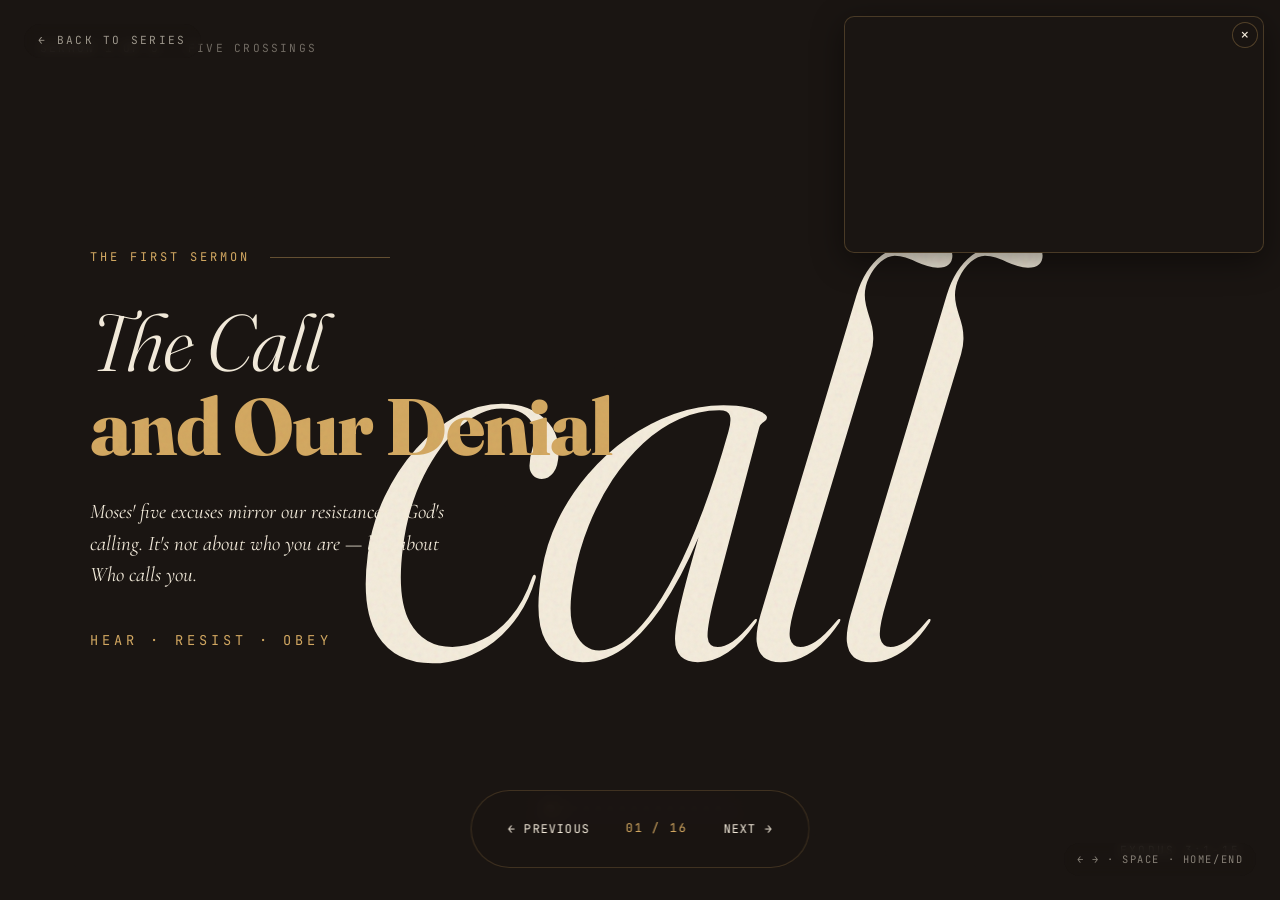
<file: sermons/moses-1-the-call.html>
<!DOCTYPE html>
<html lang="en">
<head>
<meta charset="UTF-8" />
<meta name="viewport" content="width=device-width, initial-scale=1.0" />
<title>The Call and Our Denial — Five Crossings</title>
<meta name="description" content="Moses' five excuses mirror our resistance to God's calling. It's not about who you are — but about Who calls you.">

<!-- Open Graph -->
<meta property="og:type" content="article">
<meta property="og:title" content="The Call and Our Denial — Five Crossings">
<meta property="og:description" content="Moses' five excuses mirror our resistance to God's calling. It's not about who you are — but about Who calls you.">

<!-- Base Styles -->
<link rel="stylesheet" href="../assets/css/base.css">

<!-- Specific styles for this sermon -->
<style>
  html, body {
    overflow: hidden;
    background: var(--ink);
  }

  /* ===== Slide type variations ===== */
  .slide-title {
    background: var(--ink);
    color: var(--parchment);
  }

  .slide-title .bg-word {
    position: absolute;
    font-family: var(--display);
    font-style: italic;
    font-weight: 300;
    font-size: clamp(20rem, 45vw, 50rem);
    color: var(--parchment);
    opacity: 0.04;
    top: 50%; left: 50%;
    transform: translate(-50%, -50%);
    pointer-events: none;
    line-height: 0.8;
    letter-spacing: -0.05em;
    user-select: none;
  }

  .slide-title h1 {
    position: relative;
    z-index: 2;
    font-weight: 300;
    font-style: italic;
  }

  .slide-title h1 .line2 {
    display: block;
    font-weight: 800;
    font-style: normal;
    color: var(--gold-light);
  }

  .slide-title .tagline {
    font-family: var(--mono);
    font-size: 0.85rem;
    letter-spacing: 0.3em;
    text-transform: uppercase;
    color: var(--gold-light);
    margin-top: 2.5rem;
    opacity: 0.8;
  }

  .slide-title .sub {
    max-width: 42ch;
    margin-top: 1.8rem;
    font-size: 1.3rem;
    line-height: 1.5;
    opacity: 0.75;
    font-style: italic;
  }

  /* ===== Opener slides ===== */
  .slide-opener .numeral {
    font-family: var(--display);
    font-weight: 200;
    font-style: italic;
    font-size: clamp(8rem, 18vw, 16rem);
    color: var(--gold);
    line-height: 0.9;
    margin-bottom: -1rem;
    display: block;
  }

  .slide-opener h2 {
    font-weight: 600;
    font-size: clamp(3rem, 7vw, 5.5rem);
    margin-bottom: 2rem;
  }

  .slide-opener .opener-text {
    max-width: 60ch;
    font-size: 1.35rem;
    line-height: 1.6;
    color: #3a332c;
    border-left: 2px solid var(--gold);
    padding-left: 1.5rem;
  }

  /* ===== Story slides ===== */
  .story-grid {
    display: grid;
    grid-template-columns: 1.1fr 1fr;
    gap: 4rem;
    align-items: start;
  }

  .story-left .verse-ref {
    display: inline-block;
    padding: 0.5rem 1rem;
    background: var(--ink);
    color: var(--parchment);
    font-family: var(--mono);
    font-size: 0.8rem;
    letter-spacing: 0.15em;
    margin-bottom: 1.5rem;
    text-transform: uppercase;
  }

  .story-left h2 {
    margin-bottom: 2rem;
    font-weight: 600;
  }

  .story-left .character {
    font-family: var(--mono);
    font-size: 0.8rem;
    letter-spacing: 0.25em;
    text-transform: uppercase;
    color: var(--crimson);
    margin-bottom: 0.75rem;
  }

  .beats {
    display: flex;
    flex-direction: column;
    gap: 1.5rem;
  }

  .beat {
    position: relative;
    padding-left: 2.5rem;
  }

  .beat::before {
    content: attr(data-step);
    position: absolute;
    left: 0; top: 0.1rem;
    font-family: var(--display);
    font-style: italic;
    font-weight: 300;
    font-size: 1.8rem;
    color: var(--gold);
    line-height: 1;
  }

  .beat h4 {
    font-family: var(--mono);
    font-size: 0.7rem;
    letter-spacing: 0.25em;
    text-transform: uppercase;
    color: var(--ink);
    opacity: 0.55;
    margin-bottom: 0.5rem;
    font-weight: 500;
  }

  .beat p {
    font-size: 1.1rem;
    line-height: 1.55;
    color: #3a332c;
  }

  /* ===== Reflection slides ===== */
  .slide-reflect .bg-quote {
    position: absolute;
    top: 2rem; left: 4rem;
    font-family: var(--display);
    font-size: 20rem;
    line-height: 1;
    color: var(--gold);
    opacity: 0.15;
    font-style: italic;
    user-select: none;
  }

  .slide-reflect h2 {
    font-family: var(--display);
    font-style: italic;
    font-weight: 300;
    color: var(--parchment);
    position: relative;
    z-index: 2;
  }

  .slide-reflect h2 .emphasis {
    font-weight: 800;
    font-style: normal;
    color: var(--gold-light);
  }

  .slide-reflect .questions {
    margin-top: 3rem;
    display: flex;
    flex-direction: column;
    gap: 1.2rem;
    max-width: 60ch;
  }

  .slide-reflect .questions p {
    font-size: 1.35rem;
    line-height: 1.5;
    padding-left: 1.5rem;
    border-left: 1px solid var(--gold);
    opacity: 0.9;
  }

  /* ===== Truths slide (numbered list) ===== */
  .slide-truths .truths-grid {
    display: grid;
    grid-template-columns: repeat(2, 1fr);
    gap: 2rem 3rem;
    margin-top: 2.5rem;
    max-width: 900px;
  }

  .truth-item {
    position: relative;
    padding-left: 3rem;
  }

  .truth-item::before {
    content: attr(data-num);
    position: absolute;
    left: 0; top: -0.2rem;
    font-family: var(--display);
    font-style: italic;
    font-weight: 300;
    font-size: 2.5rem;
    color: var(--gold);
    line-height: 1;
  }

  .truth-item p {
    font-size: 1.15rem;
    line-height: 1.5;
    color: var(--parchment);
    opacity: 0.9;
  }

  /* ===== Closing slide ===== */
  .slide-closing .inner {
    max-width: 700px;
    text-align: center;
    display: flex;
    flex-direction: column;
    align-items: center;
  }

  .slide-closing h2 {
    font-family: var(--display);
    font-weight: 300;
    font-style: italic;
    margin-bottom: 2rem;
  }

  .slide-closing h2 strong {
    display: block;
    font-weight: 800;
    font-style: normal;
    color: var(--gold-light);
    margin-top: 0.5rem;
  }

  .slide-closing .prayer {
    font-style: italic;
    font-size: 1.2rem;
    line-height: 1.7;
    max-width: 50ch;
    color: rgba(244, 236, 220, 0.85);
    margin-top: 1rem;
    border-left: 1px solid var(--gold);
    padding-left: 1.5rem;
    text-align: left;
  }

  .slide-closing .signature {
    margin-top: 3rem;
    font-family: var(--mono);
    font-size: 0.75rem;
    letter-spacing: 0.3em;
    text-transform: uppercase;
    opacity: 0.5;
  }

  .ornament {
    font-family: var(--display);
    font-size: 3rem;
    color: var(--gold);
    margin: 2rem 0;
    letter-spacing: 1rem;
  }

  /* ===== Back to series link ===== */
  .back-link {
    position: fixed;
    top: 1.5rem;
    left: 1.5rem;
    z-index: 1000;
    font-family: var(--mono);
    font-size: 0.7rem;
    letter-spacing: 0.2em;
    text-transform: uppercase;
    color: rgba(244, 236, 220, 0.6);
    text-decoration: none;
    background: rgba(26, 21, 18, 0.6);
    backdrop-filter: blur(6px);
    padding: 0.5rem 0.9rem;
    border-radius: 100px;
    transition: color var(--duration-fast);
  }

  .back-link:hover {
    color: var(--gold-light);
  }

  /* ===== Key hint ===== */
  .keyhint {
    position: fixed;
    bottom: 1.5rem;
    right: 1.5rem;
    z-index: 1000;
    font-family: var(--mono);
    font-size: 0.65rem;
    color: rgba(244, 236, 220, 0.5);
    letter-spacing: 0.15em;
    text-transform: uppercase;
    background: rgba(26, 21, 18, 0.6);
    backdrop-filter: blur(6px);
    padding: 0.5rem 0.8rem;
    border-radius: 100px;
  }

  /* ===== Floating sermon video (fixed; persists across slide navigation) ===== */
  .float-video {
    position: fixed;
    top: 1rem;
    right: 1rem;
    z-index: 1500;
    width: 420px;
    background: var(--ink);
    border-radius: 10px;
    overflow: hidden;
    box-shadow: 0 8px 32px rgba(0, 0, 0, 0.45);
    border: 1px solid rgba(212, 169, 98, 0.25);
  }

  .float-video-frame {
    position: relative;
    width: 100%;
    aspect-ratio: 16 / 9;
  }

  .float-video-frame iframe {
    position: absolute;
    inset: 0;
    width: 100%;
    height: 100%;
    border: 0;
    display: block;
  }

  .float-video-close {
    position: absolute;
    top: 0.3rem;
    right: 0.3rem;
    z-index: 2;
    width: 26px;
    height: 26px;
    border-radius: 50%;
    background: rgba(26, 21, 18, 0.85);
    color: var(--parchment);
    border: 1px solid rgba(212, 169, 98, 0.3);
    font-family: var(--mono);
    font-size: 1rem;
    line-height: 1;
    cursor: pointer;
    backdrop-filter: blur(6px);
    transition: background var(--duration-fast), color var(--duration-fast);
    display: flex;
    align-items: center;
    justify-content: center;
    padding: 0;
  }

  .float-video-close:hover {
    background: var(--gold);
    color: var(--ink);
  }

  .float-video.hidden {
    display: none;
  }

  /* "Show video" pill shown after the user dismisses the player */
  .video-reopen {
    position: fixed;
    top: 1rem;
    right: 1rem;
    z-index: 1500;
    background: rgba(26, 21, 18, 0.85);
    color: var(--gold-light);
    border: 1px solid rgba(212, 169, 98, 0.3);
    font-family: var(--mono);
    font-size: 0.7rem;
    letter-spacing: 0.15em;
    text-transform: uppercase;
    padding: 0.55rem 0.9rem;
    border-radius: 100px;
    cursor: pointer;
    display: none;
    align-items: center;
    gap: 0.4rem;
    backdrop-filter: blur(6px);
    transition: background var(--duration-fast), color var(--duration-fast);
  }

  .video-reopen.visible {
    display: inline-flex;
  }

  .video-reopen:hover {
    background: var(--gold);
    color: var(--ink);
  }

  /* Push the slide-progress dots down to the bottom on every screen size,
     so they never read as a video carousel under the floating player. */
  @media (min-width: 768px) {
    .progress-dots {
      top: auto;
      bottom: 5rem;
      left: 50%;
      right: auto;
      transform: translateX(-50%);
    }
  }

  /* ===== Responsive ===== */
  @media (max-width: 900px) {
    .story-grid {
      grid-template-columns: 1fr;
      gap: 2.5rem;
    }

    .slide-reflect .bg-quote {
      font-size: 10rem;
      left: 1rem;
      top: 0.5rem;
    }

    .slide-truths .truths-grid {
      grid-template-columns: 1fr;
      gap: 1.5rem;
    }

    .keyhint {
      display: none;
    }

    .back-link {
      top: 1rem;
      left: 1rem;
      font-size: 0.6rem;
    }
  }

  /* Mobile: floating video centers at the top, just below the back link */
  @media (max-width: 767px) {
    .float-video {
      top: 3rem;
      right: auto;
      left: 50%;
      transform: translateX(-50%);
      width: calc(100vw - 2rem);
    }

    .video-reopen {
      top: 1rem;
      right: 1rem;
    }
  }
</style>
</head>
<body>
<div class="grain"></div>

<!-- Floating sermon video. Stays fixed while the slide deck is navigated.
     Replace the YouTube ID in the iframe src with the real video ID. -->
<aside class="float-video" id="floatVideo">
  <button type="button" class="float-video-close" aria-label="Hide video"
          onclick="document.getElementById('floatVideo').classList.add('hidden'); document.getElementById('videoReopen').classList.add('visible');">×</button>
  <div class="float-video-frame">
    <iframe
      src="https://www.youtube.com/embed/jNQXAC9IVRw"
      title="Sermon video"
      loading="lazy"
      allow="accelerometer; autoplay; clipboard-write; encrypted-media; gyroscope; picture-in-picture; web-share"
      referrerpolicy="strict-origin-when-cross-origin"
      allowfullscreen></iframe>
  </div>
</aside>

<button type="button" class="video-reopen" id="videoReopen" aria-label="Show video"
        onclick="document.getElementById('floatVideo').classList.remove('hidden'); this.classList.remove('visible');">▶ Show video</button>

<a href="../series/five-crossings.html" class="back-link">← Back to Series</a>

<div class="deck" id="deck">

  <!-- SLIDE 1: Cover -->
  <section class="slide slide-title theme-dark active">
    <span class="corner-mark tl">Sermon 1 of 5 · Five Crossings</span>
    <span class="corner-mark br">Exodus 3:1-15</span>
    <div class="bg-word fade-in">call</div>
    <div class="slide-inner" style="text-align: left;">
      <p class="eyebrow anim-1" style="color: var(--gold-light);">The first sermon</p>
      <h1 class="anim-2">
        The&nbsp;Call
        <span class="line2">and&nbsp;Our&nbsp;Denial</span>
      </h1>
      <p class="sub anim-3">
        Moses' five excuses mirror our resistance to God's calling. It's not about who you are — but about Who calls you.
      </p>
      <p class="tagline anim-4">Hear · Resist · Obey</p>
    </div>
  </section>

  <!-- SLIDE 2: Introduction -->
  <section class="slide slide-opener theme-opener">
    <span class="corner-mark tl">00 · Introduction</span>
    <div class="slide-inner">
      <span class="numeral anim-1">§</span>
      <p class="eyebrow anim-2">Key verse</p>
      <h2 class="anim-3">"Who am I to go to Pharaoh?"</h2>
      <p class="opener-text anim-4">
        Imagine you're at your routine job when, suddenly, God shows up and asks for something that feels impossible. What's your first reaction? Moses shows us that even the greatest spiritual leaders <em class="accent">started by questioning the call</em>. — Exodus 3:11
      </p>
    </div>
  </section>

  <!-- ACT I — THE CONTEXT -->
  <section class="slide slide-opener theme-opener">
    <span class="corner-mark tl">Act I · of 03</span>
    <div class="slide-inner">
      <span class="numeral anim-1">I.</span>
      <p class="eyebrow anim-2">Act one</p>
      <h2 class="anim-3">The Context of the Call</h2>
      <p class="opener-text anim-4">
        A bush burning without being consumed. A name spoken in the desert. The first command isn't "go" — it's "take off your sandals." The call begins with reverence, not strategy.
      </p>
    </div>
  </section>

  <!-- SLIDE: The Burning Bush story -->
  <section class="slide">
    <span class="corner-mark tl">I.1 · The burning bush</span>
    <div class="slide-inner">
      <div class="story-grid">
        <div class="story-left">
          <p class="character anim-1">Moses</p>
          <span class="verse-ref anim-2">Exodus 3:1-6</span>
          <h2 class="anim-3">An interrupted routine.<br>A holy ground.</h2>
        </div>
        <div class="beats">
          <div class="beat anim-4" data-step="i.">
            <h4>The ordinary</h4>
            <p>Moses was tending sheep. Routine work. No spiritual peak — just another day in Midian.</p>
          </div>
          <div class="beat anim-5" data-step="ii.">
            <h4>The extraordinary</h4>
            <p>A bush in flames that didn't burn up. He turned aside to look — and God spoke from the middle of it.</p>
          </div>
          <div class="beat anim-6" data-step="iii.">
            <h4>The first command</h4>
            <p>"Take off your sandals." Before the mission, the reverence. The ground was holy because God was on it.</p>
          </div>
        </div>
      </div>
    </div>
  </section>

  <!-- SLIDE: Reflection on the bush -->
  <section class="slide slide-reflect theme-dark">
    <span class="corner-mark tl">I.1 · Reflection</span>
    <div class="bg-quote">&ldquo;</div>
    <div class="slide-inner">
      <p class="eyebrow anim-1" style="color: var(--gold-light);">Notice</p>
      <h2 class="anim-2">God calls us<br>in the middle of<br><span class="emphasis">the routine.</span></h2>
      <div class="questions">
        <p class="anim-3">He doesn't wait for us to be in a perfect spiritual state. The burning bush appears alongside the sheep.</p>
        <p class="anim-4">What "burning bush" have you been walking past on the way to your usual work?</p>
      </div>
    </div>
  </section>

  <!-- ACT II — THE FIVE EXCUSES -->
  <section class="slide slide-opener theme-opener">
    <span class="corner-mark tl">Act II · of 03</span>
    <div class="slide-inner">
      <span class="numeral anim-1">II.</span>
      <p class="eyebrow anim-2">Act two</p>
      <h2 class="anim-3">The Five Excuses</h2>
      <p class="opener-text anim-4">
        From Exodus 3:11 through 4:17, Moses lists five reasons he can't go. God answers every one. The pattern of the excuses is the pattern of our own resistance — and so is the pattern of God's response.
      </p>
    </div>
  </section>

  <!-- SLIDE: 1st excuse -->
  <section class="slide">
    <span class="corner-mark tl">II.1 · The first excuse</span>
    <div class="slide-inner">
      <div class="story-grid">
        <div class="story-left">
          <p class="character anim-1">Moses</p>
          <span class="verse-ref anim-2">Exodus 3:11-12</span>
          <h2 class="anim-3">"Who am I<br>to go to Pharaoh?"</h2>
        </div>
        <div class="beats">
          <div class="beat anim-4" data-step="i.">
            <h4>The problem</h4>
            <p>Focus on personal unworthiness. Looking at the past, the failures, the inadequacy.</p>
          </div>
          <div class="beat anim-5" data-step="ii.">
            <h4>God's answer</h4>
            <p>"I will be with you." Not "you're qualified" — but "I'm coming."</p>
          </div>
          <div class="beat anim-6" data-step="iii.">
            <h4>The truth</h4>
            <p>It's not about your ability. It's about His presence.</p>
          </div>
        </div>
      </div>
    </div>
  </section>

  <!-- SLIDE: 2nd excuse -->
  <section class="slide">
    <span class="corner-mark tl">II.2 · The second excuse</span>
    <div class="slide-inner">
      <div class="story-grid">
        <div class="story-left">
          <p class="character anim-1">Moses</p>
          <span class="verse-ref anim-2">Exodus 3:13-14</span>
          <h2 class="anim-3">"And who<br>are <em>you</em>?"</h2>
        </div>
        <div class="beats">
          <div class="beat anim-4" data-step="i.">
            <h4>The problem</h4>
            <p>Wanting to fully understand God before obeying. Theology as a stalling tactic.</p>
          </div>
          <div class="beat anim-5" data-step="ii.">
            <h4>God's answer</h4>
            <p>"I AM WHO I AM." A name big enough to obey, small enough to remember.</p>
          </div>
          <div class="beat anim-6" data-step="iii.">
            <h4>The truth</h4>
            <p>God reveals Himself progressively — to those who start walking.</p>
          </div>
        </div>
      </div>
    </div>
  </section>

  <!-- SLIDE: 3rd excuse -->
  <section class="slide">
    <span class="corner-mark tl">II.3 · The third excuse</span>
    <div class="slide-inner">
      <div class="story-grid">
        <div class="story-left">
          <p class="character anim-1">Moses</p>
          <span class="verse-ref anim-2">Exodus 4:1-9</span>
          <h2 class="anim-3">"What if<br>they don't believe?"</h2>
        </div>
        <div class="beats">
          <div class="beat anim-4" data-step="i.">
            <h4>The problem</h4>
            <p>Fear of rejection. Pre-living the conversation that hasn't happened yet.</p>
          </div>
          <div class="beat anim-5" data-step="ii.">
            <h4>God's answer</h4>
            <p>Signs in his own hand. The rod. The leprous skin restored. Confirmation provided, not earned.</p>
          </div>
          <div class="beat anim-6" data-step="iii.">
            <h4>The truth</h4>
            <p>God confirms His own call. He's not sending you to defend Him.</p>
          </div>
        </div>
      </div>
    </div>
  </section>

  <!-- SLIDE: 4th excuse -->
  <section class="slide">
    <span class="corner-mark tl">II.4 · The fourth excuse</span>
    <div class="slide-inner">
      <div class="story-grid">
        <div class="story-left">
          <p class="character anim-1">Moses</p>
          <span class="verse-ref anim-2">Exodus 4:10-12</span>
          <h2 class="anim-3">"I'm not<br>a good speaker."</h2>
        </div>
        <div class="beats">
          <div class="beat anim-4" data-step="i.">
            <h4>The problem</h4>
            <p>Focus on the limitation. The disqualifier you've quietly accepted as final.</p>
          </div>
          <div class="beat anim-5" data-step="ii.">
            <h4>God's answer</h4>
            <p>"Who made man's mouth?" The maker is the equipper.</p>
          </div>
          <div class="beat anim-6" data-step="iii.">
            <h4>The truth</h4>
            <p>God uses our weaknesses for His glory — not despite them, through them.</p>
          </div>
        </div>
      </div>
    </div>
  </section>

  <!-- SLIDE: 5th excuse -->
  <section class="slide">
    <span class="corner-mark tl">II.5 · The fifth excuse</span>
    <div class="slide-inner">
      <div class="story-grid">
        <div class="story-left">
          <p class="character anim-1">Moses</p>
          <span class="verse-ref anim-2">Exodus 4:13-17</span>
          <h2 class="anim-3">"Please<br>send someone else."</h2>
        </div>
        <div class="beats">
          <div class="beat anim-4" data-step="i.">
            <h4>The problem</h4>
            <p>The polite refusal. No more arguments — just no.</p>
          </div>
          <div class="beat anim-5" data-step="ii.">
            <h4>God's answer</h4>
            <p>His anger is kindled — but He still sends Aaron alongside. Mercy that doesn't excuse.</p>
          </div>
          <div class="beat anim-6" data-step="iii.">
            <h4>The truth</h4>
            <p>God can use someone else. But you lose the blessing of having been the one called.</p>
          </div>
        </div>
      </div>
    </div>
  </section>

  <!-- SLIDE: Reflection — central truth -->
  <section class="slide slide-reflect theme-dark">
    <span class="corner-mark tl">II · Central truth</span>
    <div class="bg-quote">&ldquo;</div>
    <div class="slide-inner">
      <p class="eyebrow anim-1" style="color: var(--gold-light);">The pattern under all five</p>
      <h2 class="anim-2">It's not about<br>who you are.<br><span class="emphasis">It's about Who calls you.</span></h2>
      <div class="questions">
        <p class="anim-3">Every excuse points back at Moses. Every answer points back at God.</p>
        <p class="anim-4">Whose name does your hesitation keep landing on — yours, or His?</p>
      </div>
    </div>
  </section>

  <!-- ACT III — TODAY -->
  <section class="slide slide-opener theme-opener">
    <span class="corner-mark tl">Act III · of 03</span>
    <div class="slide-inner">
      <span class="numeral anim-1">III.</span>
      <p class="eyebrow anim-2">Act three</p>
      <h2 class="anim-3">Our Response Today</h2>
      <p class="opener-text anim-4">
        The bush is gone. The voice doesn't come from a flame anymore. But the call still arrives — quieter, more familiar — and the excuses still come, dressed in modern clothes.
      </p>
    </div>
  </section>

  <!-- SLIDE: Modern callings & excuses -->
  <section class="slide">
    <span class="corner-mark tl">III.1 · Modern echoes</span>
    <div class="slide-inner">
      <div class="story-grid">
        <div class="story-left">
          <p class="character anim-1">Today</p>
          <span class="verse-ref anim-2">Your week</span>
          <h2 class="anim-3">The call you<br>keep walking past.<br>The excuse you<br>keep using.</h2>
        </div>
        <div class="beats">
          <div class="beat anim-4" data-step="i.">
            <h4>The calls</h4>
            <p>A ministry. A testimony at work. Forgiveness owed. Reconciliation refused. A step of faith you can name.</p>
          </div>
          <div class="beat anim-5" data-step="ii.">
            <h4>The excuses</h4>
            <p>"I don't have time." "I'm not ready." "What if it goes wrong?" "It's not my gift." "When things calm down."</p>
          </div>
          <div class="beat anim-6" data-step="iii.">
            <h4>The mirror</h4>
            <p>Each modern excuse maps to one of Moses' five. Same fear, same script, different costume.</p>
          </div>
        </div>
      </div>
    </div>
  </section>

  <!-- SLIDE: Four truths -->
  <section class="slide slide-truths theme-dark">
    <span class="corner-mark tl">III.2 · The four truths</span>
    <div class="slide-inner">
      <p class="eyebrow anim-1" style="color: var(--gold-light);">What changes when we stop arguing</p>
      <h2 class="anim-2" style="font-family: var(--display); font-style: italic; font-weight: 300; color: var(--parchment);">Four things become true.</h2>
      <div class="truths-grid">
        <div class="truth-item anim-3" data-num="1.">
          <p>God doesn't call the equipped. He equips the called.</p>
        </div>
        <div class="truth-item anim-4" data-num="2.">
          <p>Our limitations are opportunities for His glory. <em style="color: var(--gold-light);">(2 Cor. 12:9)</em></p>
        </div>
        <div class="truth-item anim-5" data-num="3.">
          <p>The past doesn't decide the future when God walks in.</p>
        </div>
        <div class="truth-item anim-6" data-num="4.">
          <p>True humility is saying "yes" to God — not "I'm not worthy."</p>
        </div>
      </div>
    </div>
  </section>

  <!-- CLOSING -->
  <section class="slide slide-closing theme-dark">
    <span class="corner-mark tl">Closing</span>
    <div class="slide-inner inner">
      <p class="eyebrow anim-1" style="color: var(--gold-light); justify-content: center;">The question that won't leave</p>
      <h2 class="anim-2">What if it were you —<br><strong>before the burning bush, today?</strong></h2>
      <div class="ornament anim-3">· · ·</div>
      <p class="prayer anim-4">
        "Lord, like Moses, I take off my sandals and recognize this is holy ground. Forgive my excuses. Help me say <em class="accent" style="color: var(--gold-light);">yes</em>. May I trust Your ability over my inability. In Jesus' name, amen."
      </p>
      <p class="signature anim-5">Sermon 1 of 5 · Five Crossings</p>
    </div>
  </section>

</div>

<!-- Navigation -->
<div class="progress-dots" id="dots"></div>

<nav class="nav">
  <button id="prev" aria-label="Previous">← Previous</button>
  <span class="counter" id="counter">01 / 00</span>
  <button id="next" aria-label="Next">Next →</button>
</nav>

<div class="keyhint">← → · space · home/end</div>

<!-- Scripts -->
<script src="../assets/js/slides.js"></script>

</body>
</html>
</file>
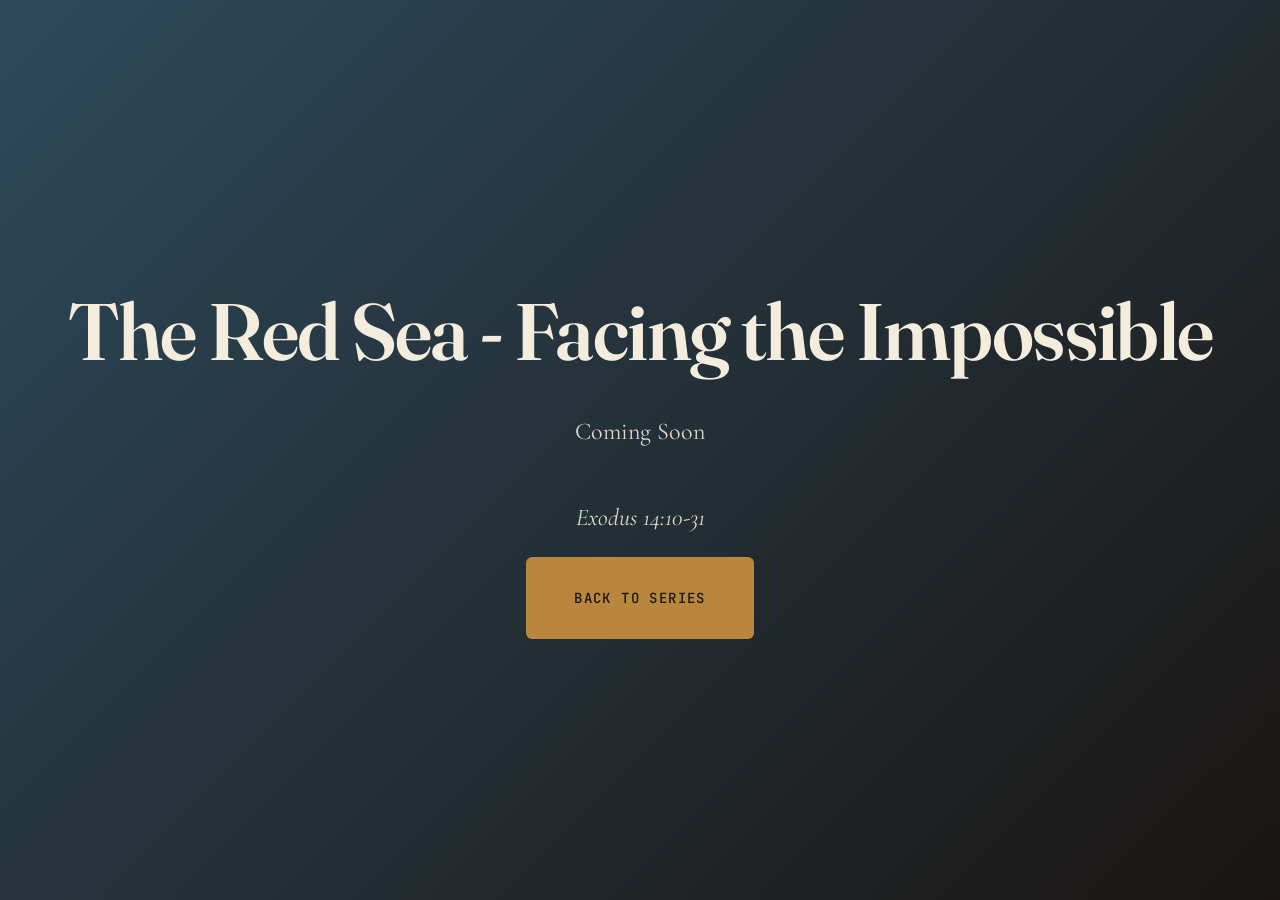
<file: sermons/moses-2-red-sea.html>
<!DOCTYPE html>
<html lang="en">
<head>
<meta charset="UTF-8" />
<meta name="viewport" content="width=device-width, initial-scale=1.0" />
<title>The Red Sea - Facing the Impossible — Five Crossings</title>
<meta name="description" content="When God leads us to impossible situations. Learn how to trust God through your Red Sea moments.">

<!-- Base Styles -->
<link rel="stylesheet" href="../assets/css/base.css">

<style>
  .coming-soon {
    min-height: 100vh;
    background: linear-gradient(135deg, var(--sea) 0%, var(--ink) 100%);
    color: var(--parchment);
    display: flex;
    align-items: center;
    justify-content: center;
    text-align: center;
    padding: var(--space-lg) var(--space-md);
  }

  .coming-soon-content h1 {
    font-family: var(--display);
    font-size: var(--text-4xl);
    margin-bottom: var(--space-lg);
    font-weight: 600;
  }

  .coming-soon-content p {
    font-size: var(--text-lg);
    margin-bottom: var(--space-xl);
    opacity: 0.9;
  }

  .back-button {
    background: var(--gold);
    color: var(--ink);
    padding: var(--space-md) var(--space-xl);
    border-radius: 6px;
    text-decoration: none;
    font-family: var(--mono);
    font-size: var(--text-sm);
    text-transform: uppercase;
    letter-spacing: 0.1em;
    font-weight: 500;
    transition: all var(--duration-fast);
  }

  .back-button:hover {
    background: var(--gold-light);
    transform: translateY(-2px);
  }
</style>
</head>
<body>
  <div class="coming-soon">
    <div class="coming-soon-content">
      <h1>The Red Sea - Facing the Impossible</h1>
      <p>Coming Soon</p>
      <p><em>Exodus 14:10-31</em></p>
      <a href="../series/five-crossings.html" class="back-button">Back to Series</a>
    </div>
  </div>
</body>
</html>
</file>
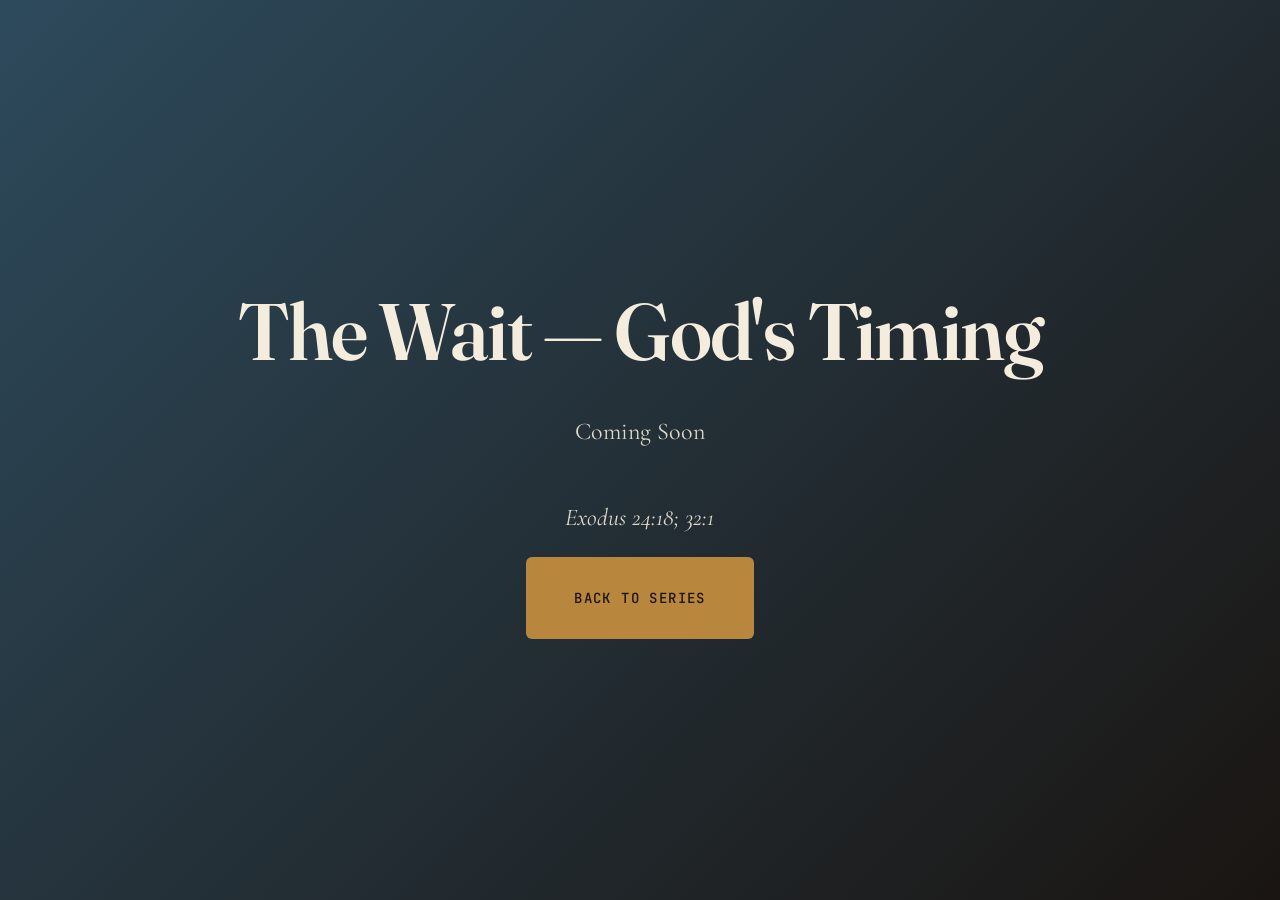
<file: sermons/moses-3-the-wait.html>
<!DOCTYPE html>
<html lang="en">
<head>
<meta charset="UTF-8" />
<meta name="viewport" content="width=device-width, initial-scale=1.0" />
<title>The Wait — God's Timing — Five Crossings</title>
<meta name="description" content="Forty days on the mountain with God. Why does God make us wait? Coming soon.">

<!-- Base Styles -->
<link rel="stylesheet" href="../assets/css/base.css">

<style>
  .coming-soon {
    min-height: 100vh;
    background: linear-gradient(135deg, var(--sea) 0%, var(--ink) 100%);
    color: var(--parchment);
    display: flex;
    align-items: center;
    justify-content: center;
    text-align: center;
    padding: var(--space-lg) var(--space-md);
  }

  .coming-soon-content h1 {
    font-family: var(--display);
    font-size: var(--text-4xl);
    margin-bottom: var(--space-lg);
    font-weight: 600;
  }

  .coming-soon-content p {
    font-size: var(--text-lg);
    margin-bottom: var(--space-xl);
    opacity: 0.9;
  }

  .back-button {
    background: var(--gold);
    color: var(--ink);
    padding: var(--space-md) var(--space-xl);
    border-radius: 6px;
    text-decoration: none;
    font-family: var(--mono);
    font-size: var(--text-sm);
    text-transform: uppercase;
    letter-spacing: 0.1em;
    font-weight: 500;
    transition: all var(--duration-fast);
  }

  .back-button:hover {
    background: var(--gold-light);
    transform: translateY(-2px);
  }
</style>
</head>
<body>
  <div class="coming-soon">
    <div class="coming-soon-content">
      <h1>The Wait — God's Timing</h1>
      <p>Coming Soon</p>
      <p><em>Exodus 24:18; 32:1</em></p>
      <a href="../series/five-crossings.html" class="back-button">Back to Series</a>
    </div>
  </div>
</body>
</html>
</file>
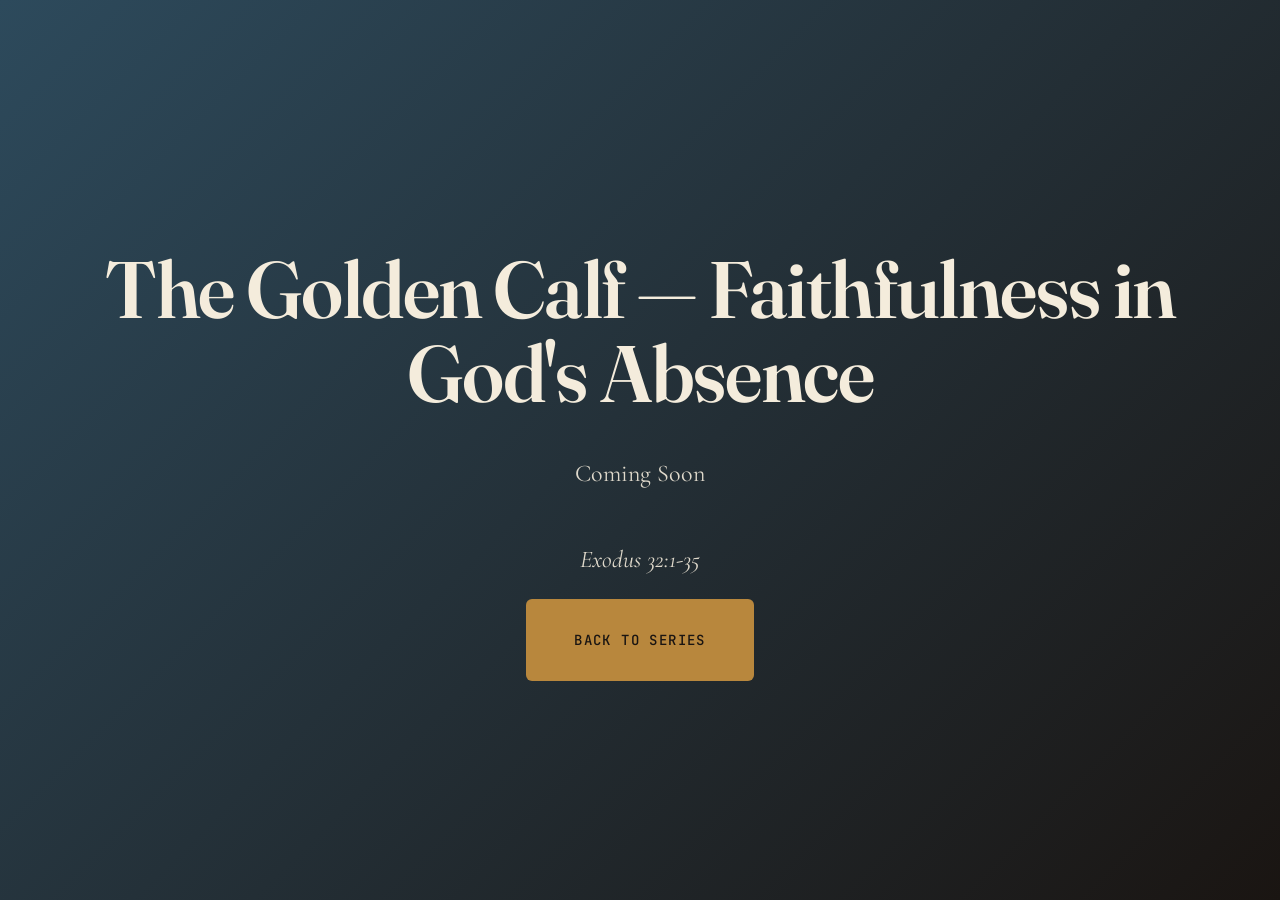
<file: sermons/moses-4-golden-calf.html>
<!DOCTYPE html>
<html lang="en">
<head>
<meta charset="UTF-8" />
<meta name="viewport" content="width=device-width, initial-scale=1.0" />
<title>The Golden Calf — Faithfulness in God's Absence — Five Crossings</title>
<meta name="description" content="Our modern idols and staying faithful when God seems absent. Coming soon.">

<!-- Base Styles -->
<link rel="stylesheet" href="../assets/css/base.css">

<style>
  .coming-soon {
    min-height: 100vh;
    background: linear-gradient(135deg, var(--sea) 0%, var(--ink) 100%);
    color: var(--parchment);
    display: flex;
    align-items: center;
    justify-content: center;
    text-align: center;
    padding: var(--space-lg) var(--space-md);
  }

  .coming-soon-content h1 {
    font-family: var(--display);
    font-size: var(--text-4xl);
    margin-bottom: var(--space-lg);
    font-weight: 600;
  }

  .coming-soon-content p {
    font-size: var(--text-lg);
    margin-bottom: var(--space-xl);
    opacity: 0.9;
  }

  .back-button {
    background: var(--gold);
    color: var(--ink);
    padding: var(--space-md) var(--space-xl);
    border-radius: 6px;
    text-decoration: none;
    font-family: var(--mono);
    font-size: var(--text-sm);
    text-transform: uppercase;
    letter-spacing: 0.1em;
    font-weight: 500;
    transition: all var(--duration-fast);
  }

  .back-button:hover {
    background: var(--gold-light);
    transform: translateY(-2px);
  }
</style>
</head>
<body>
  <div class="coming-soon">
    <div class="coming-soon-content">
      <h1>The Golden Calf — Faithfulness in God's Absence</h1>
      <p>Coming Soon</p>
      <p><em>Exodus 32:1-35</em></p>
      <a href="../series/five-crossings.html" class="back-button">Back to Series</a>
    </div>
  </div>
</body>
</html>
</file>
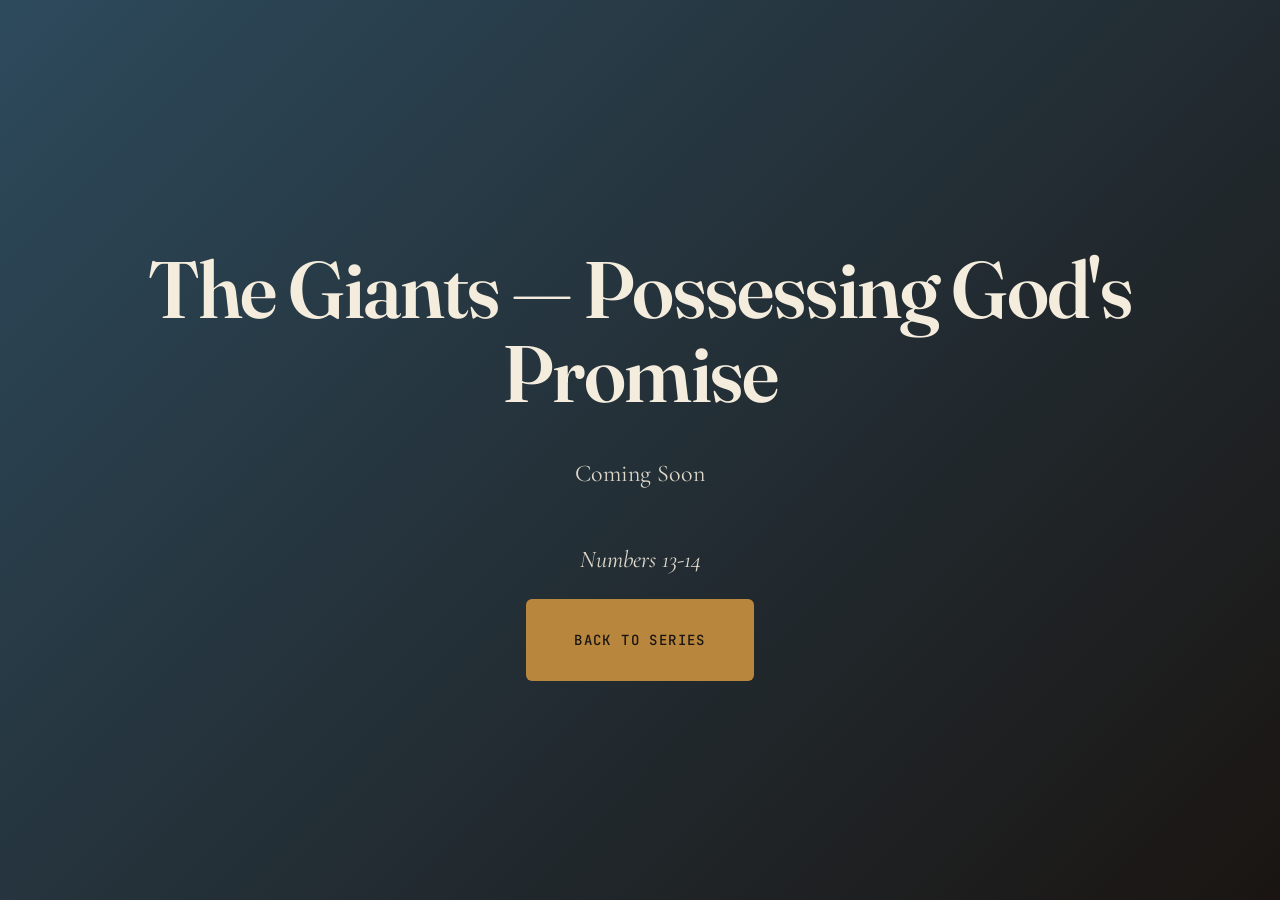
<file: sermons/moses-5-giants.html>
<!DOCTYPE html>
<html lang="en">
<head>
<meta charset="UTF-8" />
<meta name="viewport" content="width=device-width, initial-scale=1.0" />
<title>The Giants — Possessing God's Promise — Five Crossings</title>
<meta name="description" content="Twelve spies, two reports, one choice. The size of your giants reveals the size of your God. Coming soon.">

<!-- Base Styles -->
<link rel="stylesheet" href="../assets/css/base.css">

<style>
  .coming-soon {
    min-height: 100vh;
    background: linear-gradient(135deg, var(--sea) 0%, var(--ink) 100%);
    color: var(--parchment);
    display: flex;
    align-items: center;
    justify-content: center;
    text-align: center;
    padding: var(--space-lg) var(--space-md);
  }

  .coming-soon-content h1 {
    font-family: var(--display);
    font-size: var(--text-4xl);
    margin-bottom: var(--space-lg);
    font-weight: 600;
  }

  .coming-soon-content p {
    font-size: var(--text-lg);
    margin-bottom: var(--space-xl);
    opacity: 0.9;
  }

  .back-button {
    background: var(--gold);
    color: var(--ink);
    padding: var(--space-md) var(--space-xl);
    border-radius: 6px;
    text-decoration: none;
    font-family: var(--mono);
    font-size: var(--text-sm);
    text-transform: uppercase;
    letter-spacing: 0.1em;
    font-weight: 500;
    transition: all var(--duration-fast);
  }

  .back-button:hover {
    background: var(--gold-light);
    transform: translateY(-2px);
  }
</style>
</head>
<body>
  <div class="coming-soon">
    <div class="coming-soon-content">
      <h1>The Giants — Possessing God's Promise</h1>
      <p>Coming Soon</p>
      <p><em>Numbers 13-14</em></p>
      <a href="../series/five-crossings.html" class="back-button">Back to Series</a>
    </div>
  </div>
</body>
</html>
</file>
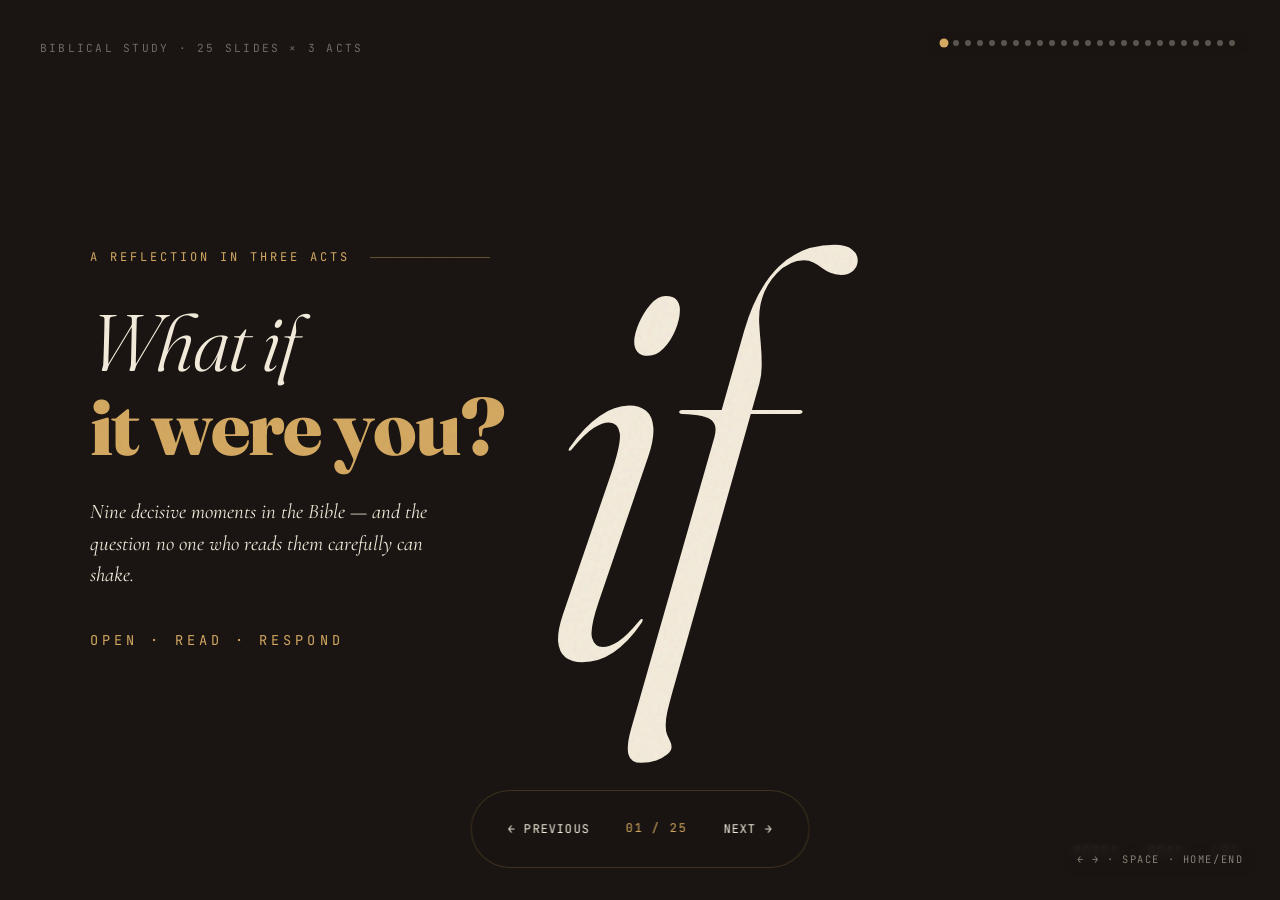
<file: studies/what-if-it-were-you.html>
<!DOCTYPE html>
<html lang="en">
<head>
<meta charset="UTF-8" />
<meta name="viewport" content="width=device-width, initial-scale=1.0" />
<title>What If It Were You? — Biblical Studies</title>
<meta name="description" content="Nine decisive moments in the Bible: Moses, Noah and Lot. If you were in their place, what would you have done?">

<!-- Open Graph -->
<meta property="og:type" content="article">
<meta property="og:title" content="What If It Were You? — Biblical Studies">
<meta property="og:description" content="Nine decisive moments in the lives of Moses, Noah and Lot. The question that won't leave your head.">

<!-- Base Styles -->
<link rel="stylesheet" href="../assets/css/base.css">

<!-- Specific styles for this study -->
<style>
  html, body {
    overflow: hidden;
    background: var(--ink);
  }

  /* ===== Slide type variations ===== */
  .slide-title {
    background: var(--ink);
    color: var(--parchment);
  }

  .slide-title .bg-word {
    position: absolute;
    font-family: var(--display);
    font-style: italic;
    font-weight: 300;
    font-size: clamp(20rem, 45vw, 50rem);
    color: var(--parchment);
    opacity: 0.04;
    top: 50%; left: 50%;
    transform: translate(-50%, -50%);
    pointer-events: none;
    line-height: 0.8;
    letter-spacing: -0.05em;
    user-select: none;
  }

  .slide-title h1 {
    position: relative;
    z-index: 2;
    font-weight: 300;
    font-style: italic;
  }

  .slide-title h1 .line2 {
    display: block;
    font-weight: 800;
    font-style: normal;
    color: var(--gold-light);
  }

  .slide-title .tagline {
    font-family: var(--mono);
    font-size: 0.85rem;
    letter-spacing: 0.3em;
    text-transform: uppercase;
    color: var(--gold-light);
    margin-top: 2.5rem;
    opacity: 0.8;
  }

  .slide-title .sub {
    max-width: 42ch;
    margin-top: 1.8rem;
    font-size: 1.3rem;
    line-height: 1.5;
    opacity: 0.75;
    font-style: italic;
  }

  /* ===== Opener slides ===== */
  .slide-opener .numeral {
    font-family: var(--display);
    font-weight: 200;
    font-style: italic;
    font-size: clamp(8rem, 18vw, 16rem);
    color: var(--gold);
    line-height: 0.9;
    margin-bottom: -1rem;
    display: block;
  }

  .slide-opener h2 {
    font-weight: 600;
    font-size: clamp(3rem, 7vw, 5.5rem);
    margin-bottom: 2rem;
  }

  .slide-opener .opener-text {
    max-width: 60ch;
    font-size: 1.35rem;
    line-height: 1.6;
    color: #3a332c;
    border-left: 2px solid var(--gold);
    padding-left: 1.5rem;
  }

  /* ===== Story slides ===== */
  .story-grid {
    display: grid;
    grid-template-columns: 1.1fr 1fr;
    gap: 4rem;
    align-items: start;
  }

  .story-left .verse-ref {
    display: inline-block;
    padding: 0.5rem 1rem;
    background: var(--ink);
    color: var(--parchment);
    font-family: var(--mono);
    font-size: 0.8rem;
    letter-spacing: 0.15em;
    margin-bottom: 1.5rem;
    text-transform: uppercase;
  }

  .story-left h2 {
    margin-bottom: 2rem;
    font-weight: 600;
  }

  .story-left .character {
    font-family: var(--mono);
    font-size: 0.8rem;
    letter-spacing: 0.25em;
    text-transform: uppercase;
    color: var(--crimson);
    margin-bottom: 0.75rem;
  }

  .beats {
    display: flex;
    flex-direction: column;
    gap: 1.5rem;
  }

  .beat {
    position: relative;
    padding-left: 2.5rem;
  }

  .beat::before {
    content: attr(data-step);
    position: absolute;
    left: 0; top: 0.1rem;
    font-family: var(--display);
    font-style: italic;
    font-weight: 300;
    font-size: 1.8rem;
    color: var(--gold);
    line-height: 1;
  }

  .beat h4 {
    font-family: var(--mono);
    font-size: 0.7rem;
    letter-spacing: 0.25em;
    text-transform: uppercase;
    color: var(--ink);
    opacity: 0.55;
    margin-bottom: 0.5rem;
    font-weight: 500;
  }

  .beat p {
    font-size: 1.1rem;
    line-height: 1.55;
    color: #3a332c;
  }

  /* ===== Reflection slides ===== */
  .slide-reflect .bg-quote {
    position: absolute;
    top: 2rem; left: 4rem;
    font-family: var(--display);
    font-size: 20rem;
    line-height: 1;
    color: var(--gold);
    opacity: 0.15;
    font-style: italic;
    user-select: none;
  }

  .slide-reflect h2 {
    font-family: var(--display);
    font-style: italic;
    font-weight: 300;
    color: var(--parchment);
    position: relative;
    z-index: 2;
  }

  .slide-reflect h2 .emphasis {
    font-weight: 800;
    font-style: normal;
    color: var(--gold-light);
  }

  .slide-reflect .questions {
    margin-top: 3rem;
    display: flex;
    flex-direction: column;
    gap: 1.2rem;
    max-width: 60ch;
  }

  .slide-reflect .questions p {
    font-size: 1.35rem;
    line-height: 1.5;
    padding-left: 1.5rem;
    border-left: 1px solid var(--gold);
    opacity: 0.9;
  }

  /* ===== Consequence slide ===== */
  .slide-consequence .consequence-grid {
    display: grid;
    grid-template-columns: auto 1fr;
    gap: 3rem;
    align-items: start;
  }

  .consequence-label {
    font-family: var(--display);
    font-style: italic;
    font-weight: 300;
    font-size: 4rem;
    color: var(--crimson);
    line-height: 0.9;
    white-space: nowrap;
    transform: rotate(-3deg);
    transform-origin: left top;
  }

  .consequence-text {
    font-size: 1.4rem;
    line-height: 1.6;
    max-width: 55ch;
    padding-top: 1rem;
    border-top: 1px solid var(--ink);
  }

  /* ===== Closing slide ===== */
  .slide-closing .inner {
    max-width: 700px;
    text-align: center;
    display: flex;
    flex-direction: column;
    align-items: center;
  }

  .slide-closing h2 {
    font-family: var(--display);
    font-weight: 300;
    font-style: italic;
    margin-bottom: 2rem;
  }

  .slide-closing h2 strong {
    display: block;
    font-weight: 800;
    font-style: normal;
    color: var(--gold-light);
    margin-top: 0.5rem;
  }

  .slide-closing .signature {
    margin-top: 3rem;
    font-family: var(--mono);
    font-size: 0.75rem;
    letter-spacing: 0.3em;
    text-transform: uppercase;
    opacity: 0.5;
  }

  .ornament {
    font-family: var(--display);
    font-size: 3rem;
    color: var(--gold);
    margin: 2rem 0;
    letter-spacing: 1rem;
  }

  /* ===== Key hint ===== */
  .keyhint {
    position: fixed;
    bottom: 1.5rem;
    right: 1.5rem;
    z-index: 1000;
    font-family: var(--mono);
    font-size: 0.65rem;
    color: rgba(244, 236, 220, 0.5);
    letter-spacing: 0.15em;
    text-transform: uppercase;
    background: rgba(26, 21, 18, 0.6);
    backdrop-filter: blur(6px);
    padding: 0.5rem 0.8rem;
    border-radius: 100px;
  }

  /* ===== Responsive ===== */
  @media (max-width: 900px) {
    .story-grid {
      grid-template-columns: 1fr;
      gap: 2.5rem;
    }

    .consequence-grid {
      grid-template-columns: 1fr;
      gap: 1.5rem;
    }

    .consequence-label {
      font-size: 2.5rem;
      transform: none;
    }

    .slide-reflect .bg-quote {
      font-size: 10rem;
      left: 1rem;
      top: 0.5rem;
    }

    .keyhint {
      display: none;
    }
  }
</style>
</head>
<body>
<div class="grain"></div>

<div class="deck" id="deck">

  <!-- SLIDE 1: Cover -->
  <section class="slide slide-title theme-dark active">
    <span class="corner-mark tl">Biblical study · 25 slides × 3 acts</span>
    <span class="corner-mark br">Moses · Noah · Lot</span>
    <div class="bg-word fade-in">if</div>
    <div class="slide-inner" style="text-align: left;">
      <p class="eyebrow anim-1" style="color: var(--gold-light);">A reflection in three acts</p>
      <h1 class="anim-2">
        What&nbsp;if
        <span class="line2">it&nbsp;were&nbsp;you?</span>
      </h1>
      <p class="sub anim-3">
        Nine decisive moments in the Bible — and the question no one who reads them carefully can shake.
      </p>
      <p class="tagline anim-4">Open · Read · Respond</p>
    </div>
  </section>

  <!-- SLIDE 2: Method intro -->
  <section class="slide slide-opener theme-opener">
    <span class="corner-mark tl">00 · Before we begin</span>
    <div class="slide-inner">
      <span class="numeral anim-1">§</span>
      <p class="eyebrow anim-2">The method</p>
      <h2 class="anim-3">Each story, three questions.</h2>
      <p class="opener-text anim-4">
        For each passage we'll look at <em class="accent">what came before</em>, <em class="accent">what happened in the moment</em>, and <em class="accent">what the consequences were</em>. Then the invitation: if <strong>you</strong> were there, in the character's place — with the same fear, the same urgency, the same delay from God — what would you have done?
      </p>
    </div>
  </section>

  <!-- ACT I — MOSES -->
  <section class="slide slide-opener theme-opener">
    <span class="corner-mark tl">Act I · of 03</span>
    <div class="slide-inner">
      <span class="numeral anim-1">I.</span>
      <p class="eyebrow anim-2">Act one</p>
      <h2 class="anim-3">Moses</h2>
      <p class="opener-text anim-4">
        The shepherd who became a deliverer. He met God in a bush, climbed a mountain, and came down to an impatient people. Four scenes: the call, the sea, the calf, the land he never set foot on.
      </p>
    </div>
  </section>

  <!-- SLIDE: Moses - Burning Bush -->
  <section class="slide">
    <span class="corner-mark tl">I.1 · The call</span>
    <div class="slide-inner">
      <div class="story-grid">
        <div class="story-left">
          <p class="character anim-1">Moses</p>
          <span class="verse-ref anim-2">Exodus 3:1-6</span>
          <h2 class="anim-3">The bush that burned<br>but was not consumed.</h2>
        </div>
        <div class="beats">
          <div class="beat anim-4" data-step="i.">
            <h4>Before</h4>
            <p>Moses was tending sheep in the Midian wilderness — a fugitive from Egypt, 40 years of quiet routine — when he saw a bush in flames that did not burn up.</p>
          </div>
          <div class="beat anim-5" data-step="ii.">
            <h4>After</h4>
            <p>God called him by name and sent him to deliver Israel. Moses covered his face and took off his sandals.</p>
          </div>
          <div class="beat anim-6" data-step="iii.">
            <h4>Consequences</h4>
            <p>There he received his life's mission. Removing his sandals was reverence — the ground was holy because God was on it.</p>
          </div>
        </div>
      </div>
    </div>
  </section>

  <!-- SLIDE: Moses - bush reflection -->
  <section class="slide slide-reflect theme-dark">
    <span class="corner-mark tl">I.1 · Reflection</span>
    <div class="bg-quote">&ldquo;</div>
    <div class="slide-inner">
      <p class="eyebrow anim-1" style="color: var(--gold-light);">What if it were you?</p>
      <h2 class="anim-2">God calls you<br>to a mission<br><span class="emphasis">you didn't ask for.</span></h2>
      <div class="questions">
        <p class="anim-3">Would you have removed your sandals — or argued there were more qualified people?</p>
        <p class="anim-4">What, today, is your burning bush by the side of the road that you keep walking past?</p>
      </div>
    </div>
  </section>

  <!-- SLIDE: Moses - Red Sea -->
  <section class="slide">
    <span class="corner-mark tl">I.2 · The sea</span>
    <div class="slide-inner">
      <div class="story-grid">
        <div class="story-left">
          <p class="character anim-1">Moses</p>
          <span class="verse-ref anim-2">Exodus 14:21-31</span>
          <h2 class="anim-3">Between Pharaoh<br>and a wall of water.</h2>
        </div>
        <div class="beats">
          <div class="beat anim-4" data-step="i.">
            <h4>Before</h4>
            <p>Israel left Egypt and was cornered: the sea ahead, Pharaoh's army behind. Panic. At God's command, Moses stretched out his hand.</p>
          </div>
          <div class="beat anim-5" data-step="ii.">
            <h4>After</h4>
            <p>The sea opened. The people crossed on dry ground. The Egyptian army tried to follow the same path.</p>
          </div>
          <div class="beat anim-6" data-step="iii.">
            <h4>Consequences</h4>
            <p>The Egyptians died in the sea; Israel saw God's power and believed in the Lord — and in Moses as His messenger.</p>
          </div>
        </div>
      </div>
    </div>
  </section>

  <!-- SLIDE: Sea reflection -->
  <section class="slide slide-reflect theme-dark">
    <span class="corner-mark tl">I.2 · Reflection</span>
    <div class="bg-quote">&ldquo;</div>
    <div class="slide-inner">
      <p class="eyebrow anim-1" style="color: var(--gold-light);">What if it were you?</p>
      <h2 class="anim-2">No way out in sight,<br>and an entire people<br><span class="emphasis">looking at you.</span></h2>
      <div class="questions">
        <p class="anim-3">Would you stretch out your hand over the sea — or keep looking for a more reasonable plan B?</p>
        <p class="anim-4">What "Red Sea" stands in front of you right now, waiting on obedience before the miracle?</p>
      </div>
    </div>
  </section>

  <!-- SLIDE: Golden Calf -->
  <section class="slide">
    <span class="corner-mark tl">I.3 · The calf</span>
    <div class="slide-inner">
      <div class="story-grid">
        <div class="story-left">
          <p class="character anim-1">Moses</p>
          <span class="verse-ref anim-2">Exodus 32:1-35</span>
          <h2 class="anim-3">The leader delays.<br>The people improvise a god.</h2>
        </div>
        <div class="beats">
          <div class="beat anim-4" data-step="i.">
            <h4>Before</h4>
            <p>Moses was on Sinai receiving the tablets. The people grew tired of waiting — forty days felt like a lifetime.</p>
          </div>
          <div class="beat anim-5" data-step="ii.">
            <h4>After</h4>
            <p>Aaron gave in, melted the gold, shaped a calf. The people worshiped. Moses came down, saw the festival, broke the tablets and destroyed the idol.</p>
          </div>
          <div class="beat anim-6" data-step="iii.">
            <h4>Consequences</h4>
            <p>About 3,000 men died that day. Severe judgment fell on the people for idolatry.</p>
          </div>
        </div>
      </div>
    </div>
  </section>

  <!-- SLIDE: Calf reflection -->
  <section class="slide slide-reflect theme-dark">
    <span class="corner-mark tl">I.3 · Reflection</span>
    <div class="bg-quote">&ldquo;</div>
    <div class="slide-inner">
      <p class="eyebrow anim-1" style="color: var(--gold-light);">What if it were you?</p>
      <h2 class="anim-2">God seems to delay.<br>Everyone wants<br><span class="emphasis">an answer now.</span></h2>
      <div class="questions">
        <p class="anim-3">Would you be the Aaron — the one who caves to avoid conflict — or would you have held out the wait?</p>
        <p class="anim-4">What "golden calves" do we melt down when God seems late?</p>
      </div>
    </div>
  </section>

  <!-- SLIDE: Promised Land -->
  <section class="slide">
    <span class="corner-mark tl">I.4 · The land that wasn't</span>
    <div class="slide-inner">
      <div class="story-grid">
        <div class="story-left">
          <p class="character anim-1">Moses</p>
          <span class="verse-ref anim-2">Numbers 14:1-35</span>
          <h2 class="anim-3">One step away<br>from the promise.</h2>
        </div>
        <div class="beats">
          <div class="beat anim-4" data-step="i.">
            <h4>Before</h4>
            <p>The twelve spies returned from Canaan. Ten brought a fearful report — giants, walls. The people began to grumble.</p>
          </div>
          <div class="beat anim-5" data-step="ii.">
            <h4>After</h4>
            <p>The people refused to trust God and wanted to return to Egypt. Only Joshua and Caleb spoke up to advance.</p>
          </div>
          <div class="beat anim-6" data-step="iii.">
            <h4>Consequences</h4>
            <p>That generation spent 40 years in the wilderness and never entered the land. Only Joshua and Caleb set foot in Canaan.</p>
          </div>
        </div>
      </div>
    </div>
  </section>

  <!-- SLIDE: Promised land reflection -->
  <section class="slide slide-reflect theme-dark">
    <span class="corner-mark tl">I.4 · Reflection</span>
    <div class="bg-quote">&ldquo;</div>
    <div class="slide-inner">
      <p class="eyebrow anim-1" style="color: var(--gold-light);">What if it were you?</p>
      <h2 class="anim-2">The promise is right there.<br>But there are giants<br><span class="emphasis">in the way.</span></h2>
      <div class="questions">
        <p class="anim-3">Would you have been with the majority who saw giants, or with the two who saw a God bigger than them?</p>
        <p class="anim-4">What promises have you <em>almost</em> touched — and pulled back from at the last step?</p>
      </div>
    </div>
  </section>

  <!-- ACT II — NOAH -->
  <section class="slide slide-opener theme-opener">
    <span class="corner-mark tl">Act II · of 03</span>
    <div class="slide-inner">
      <span class="numeral anim-1">II.</span>
      <p class="eyebrow anim-2">Act two</p>
      <h2 class="anim-3">Noah</h2>
      <p class="opener-text anim-4">
        The man who heard the impossible and started hammering anyway. Three scenes: the absurd call, obedience against the crowd, and the man already saved who still stumbles.
      </p>
    </div>
  </section>

  <!-- SLIDE: Noah - God speaks -->
  <section class="slide">
    <span class="corner-mark tl">II.1 · The call</span>
    <div class="slide-inner">
      <div class="story-grid">
        <div class="story-left">
          <p class="character anim-1">Noah</p>
          <span class="verse-ref anim-2">Genesis 6:13-22; 7:1-5</span>
          <h2 class="anim-3">"Build an ark<br>for a rain<br>no one has seen."</h2>
        </div>
        <div class="beats">
          <div class="beat anim-4" data-step="i.">
            <h4>Before</h4>
            <p>The earth was corrupt and full of violence. In the middle of it, Noah found favor in God's eyes — a righteous man in his generation.</p>
          </div>
          <div class="beat anim-5" data-step="ii.">
            <h4>After</h4>
            <p>God explained the flood, gave the dimensions of the ark, told him to build. Noah obeyed — no protocol, no precedent.</p>
          </div>
          <div class="beat anim-6" data-step="iii.">
            <h4>Consequences</h4>
            <p>Noah and his family were preserved. He became an eternal example of obedience in the midst of chaos.</p>
          </div>
        </div>
      </div>
    </div>
  </section>

  <!-- SLIDE: Noah call reflection -->
  <section class="slide slide-reflect theme-dark">
    <span class="corner-mark tl">II.1 · Reflection</span>
    <div class="bg-quote">&ldquo;</div>
    <div class="slide-inner">
      <p class="eyebrow anim-1" style="color: var(--gold-light);">What if it were you?</p>
      <h2 class="anim-2">God asks for something<br>nobody<br><span class="emphasis">will understand.</span></h2>
      <div class="questions">
        <p class="anim-3">Would you start the work — or wait for the first cloud to be sure?</p>
        <p class="anim-4">What's the "ark" God already told you to start, but you're still waiting on more signs?</p>
      </div>
    </div>
  </section>

  <!-- SLIDE: Noah's challenges -->
  <section class="slide">
    <span class="corner-mark tl">II.2 · The challenges</span>
    <div class="slide-inner">
      <div class="story-grid">
        <div class="story-left">
          <p class="character anim-1">Noah</p>
          <span class="verse-ref anim-2">Genesis 6:9-22; 7:1-24</span>
          <h2 class="anim-3">Decades of work<br>under mockery.</h2>
        </div>
        <div class="beats">
          <div class="beat anim-4" data-step="i.">
            <h4>Before</h4>
            <p>Noah lived in a corrupt generation and received an enormous task: build something nobody understood, for a long time, with no sign of rain.</p>
          </div>
          <div class="beat anim-5" data-step="ii.">
            <h4>After</h4>
            <p>He built the ark, faced disbelief all around him, and finally entered with his family — doors closed by God Himself.</p>
          </div>
          <div class="beat anim-6" data-step="iii.">
            <h4>Consequences</h4>
            <p>The flood came. God preserved Noah's household. After the waters, He sealed a new covenant with humanity.</p>
          </div>
        </div>
      </div>
    </div>
  </section>

  <!-- SLIDE: Noah challenges reflection -->
  <section class="slide slide-reflect theme-dark">
    <span class="corner-mark tl">II.2 · Reflection</span>
    <div class="bg-quote">&ldquo;</div>
    <div class="slide-inner">
      <p class="eyebrow anim-1" style="color: var(--gold-light);">What if it were you?</p>
      <h2 class="anim-2">Years of work.<br>Zero validation.<br><span class="emphasis">Zero visible results.</span></h2>
      <div class="questions">
        <p class="anim-3">Would you have persisted through the 30th time someone walked by and mocked the work?</p>
        <p class="anim-4">Where, today, do you need to obey before understanding — or before seeing fruit?</p>
      </div>
    </div>
  </section>

  <!-- SLIDE: Noah's wine -->
  <section class="slide">
    <span class="corner-mark tl">II.3 · After the victory</span>
    <div class="slide-inner">
      <div class="story-grid">
        <div class="story-left">
          <p class="character anim-1">Noah</p>
          <span class="verse-ref anim-2">Genesis 9:20-27</span>
          <h2 class="anim-3">Saved from the flood,<br>stumbling in the peace.</h2>
        </div>
        <div class="beats">
          <div class="beat anim-4" data-step="i.">
            <h4>Before</h4>
            <p>The flood was over. Noah went back to working the land — life starting again, routine reinstalled.</p>
          </div>
          <div class="beat anim-5" data-step="ii.">
            <h4>After</h4>
            <p>He planted a vineyard, drank the wine and got drunk. Ham saw his father's nakedness; Shem and Japheth covered him walking backwards, with respect.</p>
          </div>
          <div class="beat anim-6" data-step="iii.">
            <h4>Consequences</h4>
            <p>A curse fell on Canaan (Ham's son) and a blessing on Shem and Japheth. The episode exposes human fragility even after the miracle.</p>
          </div>
        </div>
      </div>
    </div>
  </section>

  <!-- SLIDE: Noah wine reflection -->
  <section class="slide slide-reflect theme-dark">
    <span class="corner-mark tl">II.3 · Reflection</span>
    <div class="bg-quote">&ldquo;</div>
    <div class="slide-inner">
      <p class="eyebrow anim-1" style="color: var(--gold-light);">What if it were you?</p>
      <h2 class="anim-2">After the crossing,<br>danger changes<br><span class="emphasis">addresses.</span></h2>
      <div class="questions">
        <p class="anim-3">Would you have been Ham (exposing) or Shem and Japheth (covering) when seeing someone's weakness?</p>
        <p class="anim-4">In what areas is your greatest risk not the storm — but the peace after it?</p>
      </div>
    </div>
  </section>

  <!-- ACT III — LOT -->
  <section class="slide slide-opener theme-opener">
    <span class="corner-mark tl">Act III · of 03</span>
    <div class="slide-inner">
      <span class="numeral anim-1">III.</span>
      <p class="eyebrow anim-2">Act three</p>
      <h2 class="anim-3">Lot</h2>
      <p class="opener-text anim-4">
        The man who chose the green plain — and lost his ground. Two scenes: the escape from a doomed city, and what the ruins did to those who survived.
      </p>
    </div>
  </section>

  <!-- SLIDE: Lot Sodom -->
  <section class="slide">
    <span class="corner-mark tl">III.1 · The escape</span>
    <div class="slide-inner">
      <div class="story-grid">
        <div class="story-left">
          <p class="character anim-1">Lot</p>
          <span class="verse-ref anim-2">Genesis 19:1-29</span>
          <h2 class="anim-3">Leave now.<br>And don't look<br>back.</h2>
        </div>
        <div class="beats">
          <div class="beat anim-4" data-step="i.">
            <h4>Before</h4>
            <p>Sodom was under imminent judgment. The angels arrived in the city and Lot received them, hosted them, protected them.</p>
          </div>
          <div class="beat anim-5" data-step="ii.">
            <h4>After</h4>
            <p>Lot left with his family in the morning, dragged by mercy. But his wife looked back — and became a pillar of salt.</p>
          </div>
          <div class="beat anim-6" data-step="iii.">
            <h4>Consequences</h4>
            <p>Sodom and Gomorrah were destroyed by fire and brimstone. Lot was saved — but he arrived on the other side with fewer people than he left with.</p>
          </div>
        </div>
      </div>
    </div>
  </section>

  <!-- SLIDE: Lot Sodom reflection -->
  <section class="slide slide-reflect theme-dark">
    <span class="corner-mark tl">III.1 · Reflection</span>
    <div class="bg-quote">&ldquo;</div>
    <div class="slide-inner">
      <p class="eyebrow anim-1" style="color: var(--gold-light);">What if it were you?</p>
      <h2 class="anim-2">Leaving is obedience.<br>Looking back<br><span class="emphasis">is still wanting to stay.</span></h2>
      <div class="questions">
        <p class="anim-3">Would you have left right away, or kept negotiating one more day to "wrap things up"?</p>
        <p class="anim-4">What "Sodom" does your heart still long for, even after God pulled you out of it?</p>
      </div>
    </div>
  </section>

  <!-- SLIDE: Lot cave -->
  <section class="slide">
    <span class="corner-mark tl">III.2 · The isolation</span>
    <div class="slide-inner">
      <div class="story-grid">
        <div class="story-left">
          <p class="character anim-1">Lot</p>
          <span class="verse-ref anim-2">Genesis 19:30-38</span>
          <h2 class="anim-3">What trauma<br>and isolation<br>manufacture.</h2>
        </div>
        <div class="beats">
          <div class="beat anim-4" data-step="i.">
            <h4>Before</h4>
            <p>Lot and his daughters lived isolated in a cave, fugitives, traumatized, after the destruction of Sodom.</p>
          </div>
          <div class="beat anim-5" data-step="ii.">
            <h4>After</h4>
            <p>The daughters made their father drunk on two consecutive nights and slept with him, convinced there were no men left on earth.</p>
          </div>
          <div class="beat anim-6" data-step="iii.">
            <h4>Consequences</h4>
            <p>Moab and Ben-Ammi were born — fathers of the Moabites and Ammonites, peoples who would clash with Israel for centuries. The family was marked by moral disorder.</p>
          </div>
        </div>
      </div>
    </div>
  </section>

  <!-- SLIDE: Lot cave reflection -->
  <section class="slide slide-reflect theme-dark">
    <span class="corner-mark tl">III.2 · Reflection</span>
    <div class="bg-quote">&ldquo;</div>
    <div class="slide-inner">
      <p class="eyebrow anim-1" style="color: var(--gold-light);">What if it were you?</p>
      <h2 class="anim-2">Surviving<br>is not the same<br><span class="emphasis">as being healed.</span></h2>
      <div class="questions">
        <p class="anim-3">What do isolation, fear, and wine manufacture in someone who hasn't processed what they lived through?</p>
        <p class="anim-4">Who have you let into your cave — or are you alone with God and people who only drink with you?</p>
      </div>
    </div>
  </section>

  <!-- SYNTHESIS -->
  <section class="slide slide-consequence theme-deep">
    <span class="corner-mark tl">Synthesis · Consequences</span>
    <div class="slide-inner">
      <p class="eyebrow anim-1">The common thread</p>
      <div class="consequence-grid">
        <div class="consequence-label anim-2">Every<br>choice<br>echoes.</div>
        <p class="consequence-text anim-3">
          Moses obeys — a sea opens and a people believes. The people doubt — an entire generation dies in the wilderness. Noah hammers through disbelief — a family survives the end of the world. Noah drinks his own wine — and a curse spans centuries. Lot hesitates — and loses his wife. Lot isolates himself — and the household manufactures its own ruin.
          <br><br>
          <em class="accent">In every passage, obedience (or its absence) writes the next chapters for people not yet born.</em>
        </p>
      </div>
    </div>
  </section>

  <!-- CLOSING -->
  <section class="slide slide-closing theme-dark">
    <span class="corner-mark tl">Closing</span>
    <div class="slide-inner inner">
      <p class="eyebrow anim-1" style="color: var(--gold-light); justify-content: center;">One last question</p>
      <h2 class="anim-2">What if it were you —<br><strong>today?</strong></h2>
      <div class="ornament anim-3">· · ·</div>
      <p class="body-text anim-4" style="color: rgba(244,236,220,0.85); max-width: 45ch;">
        Which of these stories hit you hardest? Which has the most to do with the week you're living right now — the bush, the sea, the delay, the giants, the ark, the vineyard, the escape, or the cave?
      </p>
      <p class="signature anim-5">End · Thank you</p>
    </div>
  </section>

</div>

<!-- Navigation -->
<div class="progress-dots" id="dots"></div>

<nav class="nav">
  <button id="prev" aria-label="Previous">← Previous</button>
  <span class="counter" id="counter">01 / 00</span>
  <button id="next" aria-label="Next">Next →</button>
</nav>

<div class="keyhint">← → · space · home/end</div>

<!-- Scripts -->
<script src="../assets/js/slides.js"></script>

</body>
</html>
</file>
<file: assets/css/base.css>
/* ===================================================================== */
/* ESTUDOS BÍBLICOS - DESIGN SYSTEM                                     */
/* Base stylesheet for biblical studies presentations                    */
/* ===================================================================== */

@import url('https://fonts.googleapis.com/css2?family=Cormorant+Garamond:ital,wght@0,300;0,400;0,500;0,600;0,700;1,400;1,500&family=Fraunces:ital,opsz,wght@0,9..144,300;0,9..144,400;0,9..144,600;0,9..144,800;1,9..144,400&family=JetBrains+Mono:wght@400;500&display=swap');

/* ===== CSS Variables (Design Tokens) ===== */
:root {
  /* Colors */
  --ink: #1a1512;
  --parchment: #f4ecdc;
  --parchment-deep: #e8dcc0;
  --gold: #b8873d;
  --gold-light: #d4a962;
  --crimson: #7a2e2a;
  --sea: #2d4a5c;
  --shadow: rgba(26, 21, 18, 0.15);
  
  /* Typography */
  --display: 'Fraunces', serif;
  --body: 'Cormorant Garamond', serif;
  --mono: 'JetBrains Mono', monospace;
  
  /* Mobile Spacing - Compact */
  --space-xs: 0.5rem;
  --space-sm: 0.75rem;
  --space-md: 1rem;
  --space-lg: 1.25rem;
  --space-xl: 1.5rem;
  --space-2xl: 2rem;
  --space-3xl: 2.5rem;

  /* Typography Sizes */
  --text-xs: 0.75rem;
  --text-sm: 0.875rem;
  --text-base: 1rem;
  --text-lg: 1.125rem;
  --text-xl: 1.25rem;
  --text-2xl: 1.5rem;
  --text-3xl: 1.875rem;
  --text-4xl: 2.25rem;

  /* Animations */
  --ease-out: cubic-bezier(.2,.7,.2,1);
  --duration-fast: 0.2s;
  --duration-normal: 0.7s;
  --duration-slow: 1.4s;
}

/* ===== Reset & Base ===== */
* { margin: 0; padding: 0; box-sizing: border-box; }

html, body {
  height: 100%;
  font-family: var(--body);
  color: var(--ink);
  -webkit-font-smoothing: antialiased;
  line-height: 1.6;
}

/* ===== Typography ===== */
.eyebrow {
  font-family: var(--mono);
  font-size: 0.75rem;
  letter-spacing: 0.25em;
  text-transform: uppercase;
  color: var(--gold);
  margin-bottom: var(--space-md);
  display: flex;
  align-items: center;
  gap: var(--space-sm);
}
.eyebrow::after {
  content: '';
  flex: 1;
  height: 1px;
  background: currentColor;
  opacity: 0.4;
  max-width: 120px;
}

h1, h2, h3, h4, h5, h6 { 
  font-family: var(--display); 
  font-weight: 400; 
  line-height: 1.05; 
  letter-spacing: -0.02em; 
}

h1 { font-size: var(--text-4xl); }
h2 { font-size: var(--text-3xl); }
h3 { font-size: var(--text-2xl); font-weight: 500; }
h4 { font-size: var(--text-xl); font-weight: 500; }
h5 { font-size: var(--text-lg); font-weight: 600; }
h6 { font-size: var(--text-base); font-weight: 600; }

.lede {
  font-size: var(--text-lg);
  line-height: 1.5;
  max-width: 50ch;
  color: #3a332c;
}

.body-text {
  font-size: var(--text-base);
  line-height: 1.6;
  color: #3a332c;
}

em.accent { 
  font-style: italic; 
  color: var(--crimson); 
  font-family: var(--display); 
}

/* ===== Textura de papel ===== */
.grain {
  position: fixed; 
  inset: 0; 
  pointer-events: none; 
  z-index: 999;
  opacity: 0.15; 
  mix-blend-mode: multiply;
  background-image: url("data:image/svg+xml,%3Csvg viewBox='0 0 200 200' xmlns='http://www.w3.org/2000/svg'%3E%3Cfilter id='n'%3E%3CfeTurbulence type='fractalNoise' baseFrequency='0.9' numOctaves='3'/%3E%3C/filter%3E%3Crect width='100%25' height='100%25' filter='url(%23n)' opacity='0.6'/%3E%3C/svg%3E");
}

/* ===== Layout Components ===== */
.container {
  width: 100%;
  max-width: 1100px;
  margin: 0 auto;
  padding: 0 var(--space-lg);
}

.section-padding {
  padding: var(--space-2xl) 0;
}

.corner-mark {
  position: absolute;
  font-family: var(--mono);
  font-size: 0.7rem;
  letter-spacing: 0.2em;
  color: var(--ink);
  opacity: 0.4;
  text-transform: uppercase;
}
.corner-mark.tl { top: var(--space-lg); left: var(--space-lg); }
.corner-mark.br { bottom: var(--space-lg); right: var(--space-lg); }

/* ===== Slide System (para apresentações) ===== */
.deck {
  position: relative;
  width: 100vw;
  height: 100vh;
  overflow: hidden;
}

.slide {
  position: absolute;
  inset: 0;
  display: flex;
  align-items: center;
  justify-content: center;
  padding: var(--space-lg) var(--space-md);
  font-size: var(--text-sm);
  opacity: 0;
  visibility: hidden;
  transform: translateY(20px);
  transition: opacity var(--duration-normal) var(--ease-out), 
              transform var(--duration-normal) var(--ease-out), 
              visibility 0s linear var(--duration-normal);
  background: var(--parchment);
  overflow-y: auto;
}

.slide.active {
  opacity: 1;
  visibility: visible;
  transform: translateY(0);
  transition: opacity var(--duration-normal) var(--ease-out), 
              transform var(--duration-normal) var(--ease-out), 
              visibility 0s linear 0s;
  z-index: 2;
}

.slide-inner {
  width: 100%;
  max-width: 1100px;
  position: relative;
}

/* ===== Theme Variants ===== */
.theme-dark {
  background: var(--ink);
  color: var(--parchment);
}

.theme-dark .corner-mark { color: var(--parchment); }

.theme-opener {
  background: linear-gradient(135deg, var(--parchment) 0%, var(--parchment-deep) 100%);
}

.theme-deep {
  background: var(--parchment-deep);
}

/* ===== Navigation ===== */
.nav {
  position: fixed;
  bottom: var(--space-md);
  left: 50%;
  transform: translateX(-50%);
  z-index: 1000;
  display: none;
  align-items: center;
  gap: var(--space-sm);
  padding: var(--space-xs) var(--space-sm);
  background: rgba(26, 21, 18, 0.85);
  backdrop-filter: blur(10px);
  border-radius: 100px;
  border: 1px solid rgba(212, 169, 98, 0.2);
}

.nav button {
  background: none;
  border: none;
  color: var(--parchment);
  font-family: var(--mono);
  font-size: var(--text-xs);
  cursor: pointer;
  padding: 0.75rem 1rem;
  min-height: 44px;
  min-width: 44px;
  letter-spacing: 0.1em;
  transition: color var(--duration-fast);
  text-transform: uppercase;
}

.nav button:hover { 
  color: var(--gold-light); 
}

.nav .counter {
  font-family: var(--mono);
  font-size: 0.75rem;
  color: var(--gold-light);
  letter-spacing: 0.15em;
  min-width: 60px;
  text-align: center;
}

/* ===== Progress Dots ===== */
.progress-dots {
  position: fixed;
  top: auto;
  bottom: 5rem;
  left: 50%;
  right: auto;
  transform: translateX(-50%);
  z-index: 1000;
  display: flex;
  gap: 6px;
  padding: 0.5rem 0.8rem;
  background: rgba(26, 21, 18, 0.6);
  backdrop-filter: blur(6px);
  border-radius: 100px;
}

.progress-dots .dot {
  width: 6px; 
  height: 6px; 
  border-radius: 50%;
  background: rgba(244, 236, 220, 0.3);
  transition: background var(--duration-fast), transform var(--duration-fast);
  cursor: pointer;
}

.progress-dots .dot.active { 
  background: var(--gold-light); 
  transform: scale(1.5); 
}

/* ===== Animations ===== */
.slide.active .anim-1 { animation: rise var(--duration-normal) var(--ease-out) 0.1s both; }
.slide.active .anim-2 { animation: rise var(--duration-normal) var(--ease-out) 0.25s both; }
.slide.active .anim-3 { animation: rise var(--duration-normal) var(--ease-out) 0.4s both; }
.slide.active .anim-4 { animation: rise var(--duration-normal) var(--ease-out) 0.55s both; }
.slide.active .anim-5 { animation: rise var(--duration-normal) var(--ease-out) 0.7s both; }
.slide.active .anim-6 { animation: rise var(--duration-normal) var(--ease-out) 0.85s both; }

@keyframes rise {
  from { opacity: 0; transform: translateY(30px); }
  to { opacity: 1; transform: translateY(0); }
}

.slide.active .fade-in { animation: fade var(--duration-slow) ease-out 0.3s both; }
@keyframes fade { 
  from { opacity: 0; } 
  to { opacity: 1; } 
}

/* ===== Mobile-First Responsive ===== */

/* Mobile base styles já definidos acima */

/* Tablet: 768px+ */
@media (min-width: 768px) {
  :root {
    --space-xs: 0.75rem;
    --space-sm: 1rem;
    --space-md: 1.5rem;
    --space-lg: 2rem;
    --space-xl: 2.5rem;
    --space-2xl: 3rem;
    --space-3xl: 4rem;

    --text-base: 1.125rem;
    --text-lg: 1.25rem;
    --text-xl: 1.5rem;
    --text-2xl: 2rem;
    --text-3xl: 2.5rem;
    --text-4xl: 3.5rem;
  }

  .slide {
    padding: var(--space-xl) var(--space-lg);
    font-size: var(--text-base);
  }

  .slide h1 { font-size: var(--text-3xl); }
  .slide h2 { font-size: var(--text-2xl); }

  .studies-grid {
    grid-template-columns: repeat(auto-fit, minmax(350px, 1fr));
    gap: var(--space-xl);
    padding: var(--space-2xl) var(--space-lg);
  }

  .progress-dots {
    top: var(--space-md);
    bottom: auto;
    left: auto;
    right: var(--space-md);
    transform: none;
  }

  .nav {
    display: flex;
  }
}

/* Desktop: 1200px+ */
@media (min-width: 1200px) {
  :root {
    --space-xs: 1rem;
    --space-sm: 1.25rem;
    --space-md: 2rem;
    --space-lg: 2.5rem;
    --space-xl: 3rem;
    --space-2xl: 4rem;
    --space-3xl: 6rem;

    --text-base: 1.25rem;
    --text-lg: 1.5rem;
    --text-xl: 1.875rem;
    --text-2xl: 2.5rem;
    --text-3xl: 3.5rem;
    --text-4xl: 5rem;
  }

  .slide {
    padding: var(--space-2xl) var(--space-xl);
    font-size: var(--text-lg);
  }

  .slide h1 { font-size: var(--text-4xl); }
  .slide h2 { font-size: var(--text-3xl); }

  .studies-grid {
    grid-template-columns: repeat(auto-fit, minmax(400px, 1fr));
    gap: var(--space-2xl);
    padding: var(--space-3xl) var(--space-xl);
  }
}

/* ===== Menu Principal ===== */
.menu-hero {
  min-height: 100vh;
  background: var(--ink);
  color: var(--parchment);
  display: flex;
  align-items: center;
  justify-content: center;
  position: relative;
  overflow: hidden;
}

.menu-hero .bg-word {
  position: absolute;
  font-family: var(--display);
  font-style: italic;
  font-weight: 300;
  font-size: clamp(6rem, 30vw, 35rem);
  color: var(--parchment);
  opacity: 0.04;
  top: 50%;
  left: 50%;
  transform: translate(-50%, -50%);
  pointer-events: none;
  line-height: 0.8;
  letter-spacing: -0.05em;
  user-select: none;
  max-width: 100vw;
  overflow: hidden;
  white-space: nowrap;
}

.studies-grid {
  display: grid;
  grid-template-columns: repeat(auto-fit, minmax(350px, 1fr));
  gap: var(--space-xl);
  padding: var(--space-2xl) 0;
}

.study-card {
  background: var(--parchment);
  border: 1px solid var(--parchment-deep);
  border-radius: 8px;
  padding: var(--space-xl);
  transition: transform var(--duration-fast), box-shadow var(--duration-fast);
  text-decoration: none;
  color: inherit;
  position: relative;
  overflow: hidden;
}

.study-card:hover {
  transform: translateY(-4px);
  box-shadow: 0 10px 40px var(--shadow);
}

.study-card::before {
  content: '';
  position: absolute;
  top: 0;
  left: 0;
  right: 0;
  height: 3px;
  background: linear-gradient(90deg, var(--gold), var(--gold-light));
}

.study-meta {
  font-family: var(--mono);
  font-size: 0.75rem;
  letter-spacing: 0.2em;
  text-transform: uppercase;
  color: var(--gold);
  margin-bottom: var(--space-sm);
}

.study-card h3 {
  font-size: 1.8rem;
  margin-bottom: var(--space-sm);
  font-weight: 600;
}

.study-description {
  color: #3a332c;
  margin-bottom: var(--space-md);
  line-height: 1.6;
}

.study-cta {
  font-family: var(--mono);
  font-size: 0.8rem;
  letter-spacing: 0.15em;
  text-transform: uppercase;
  color: var(--crimson);
  font-weight: 500;
}
</file>
